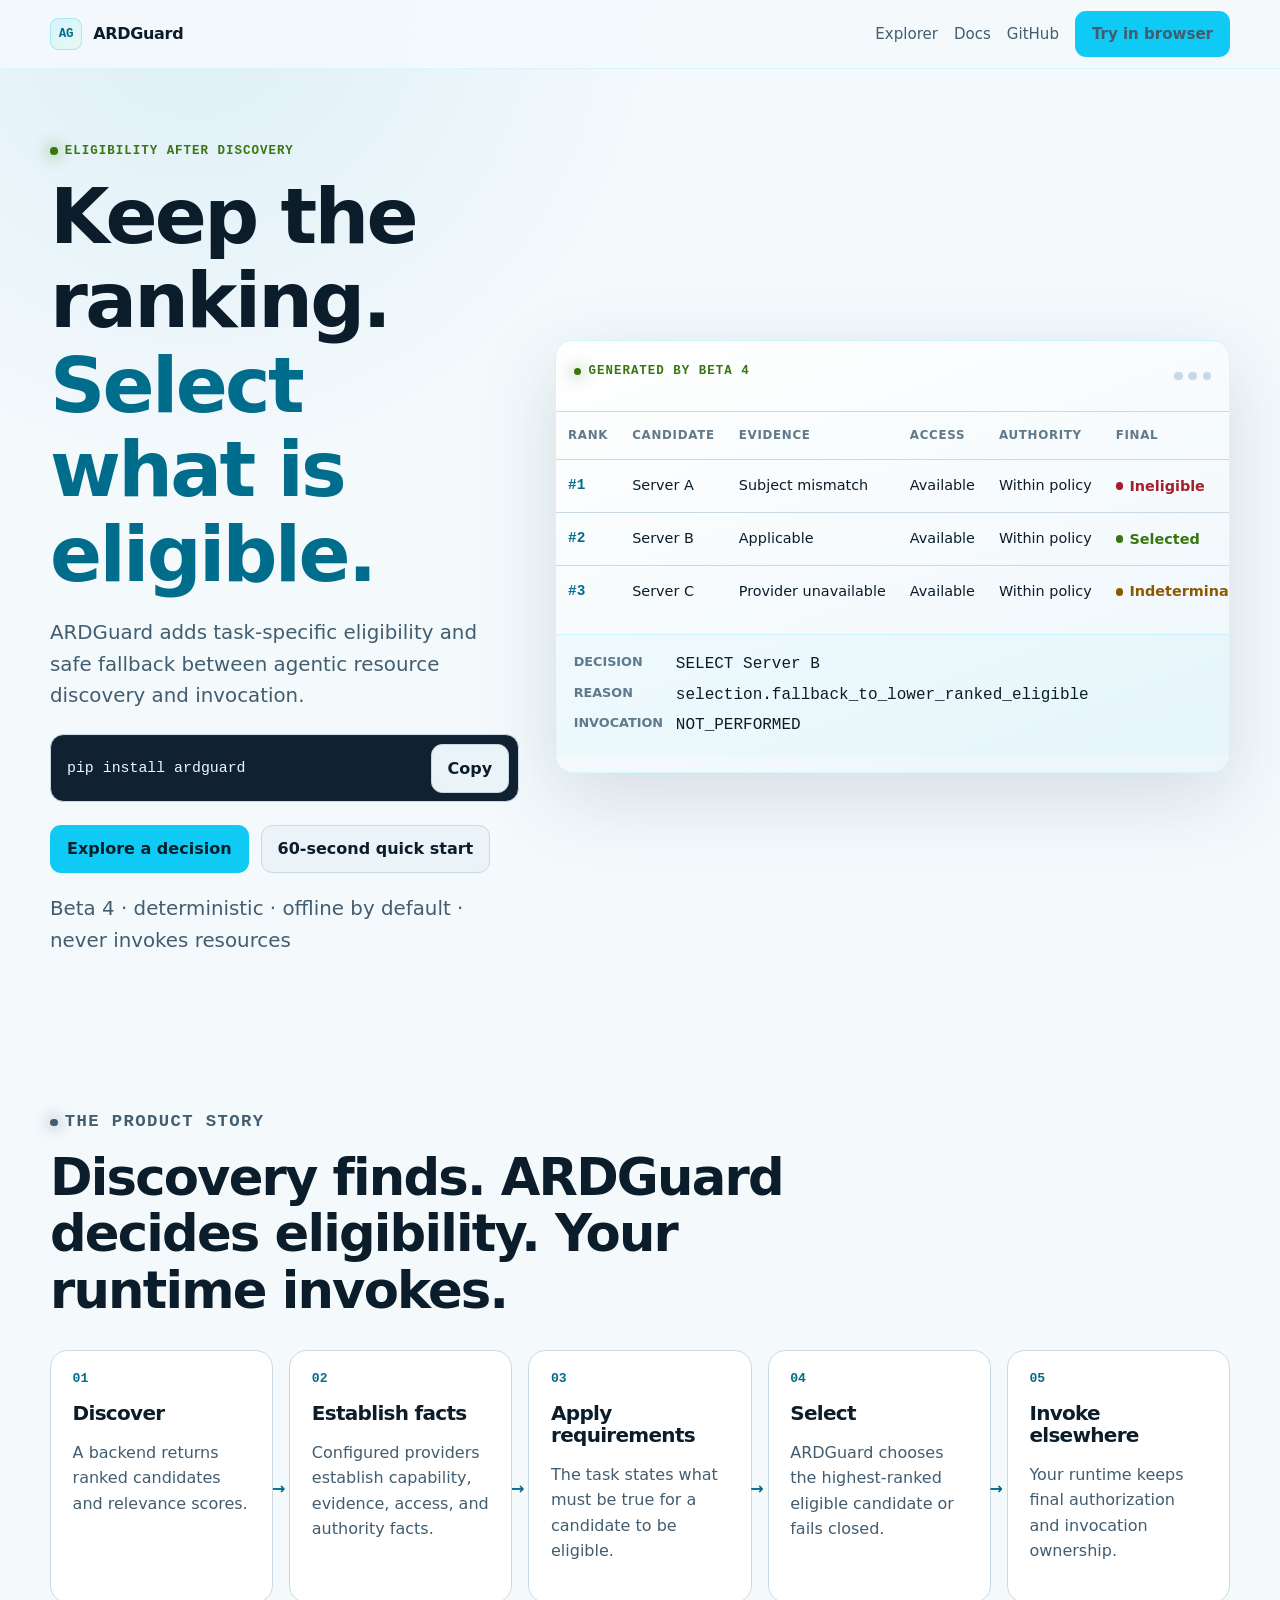
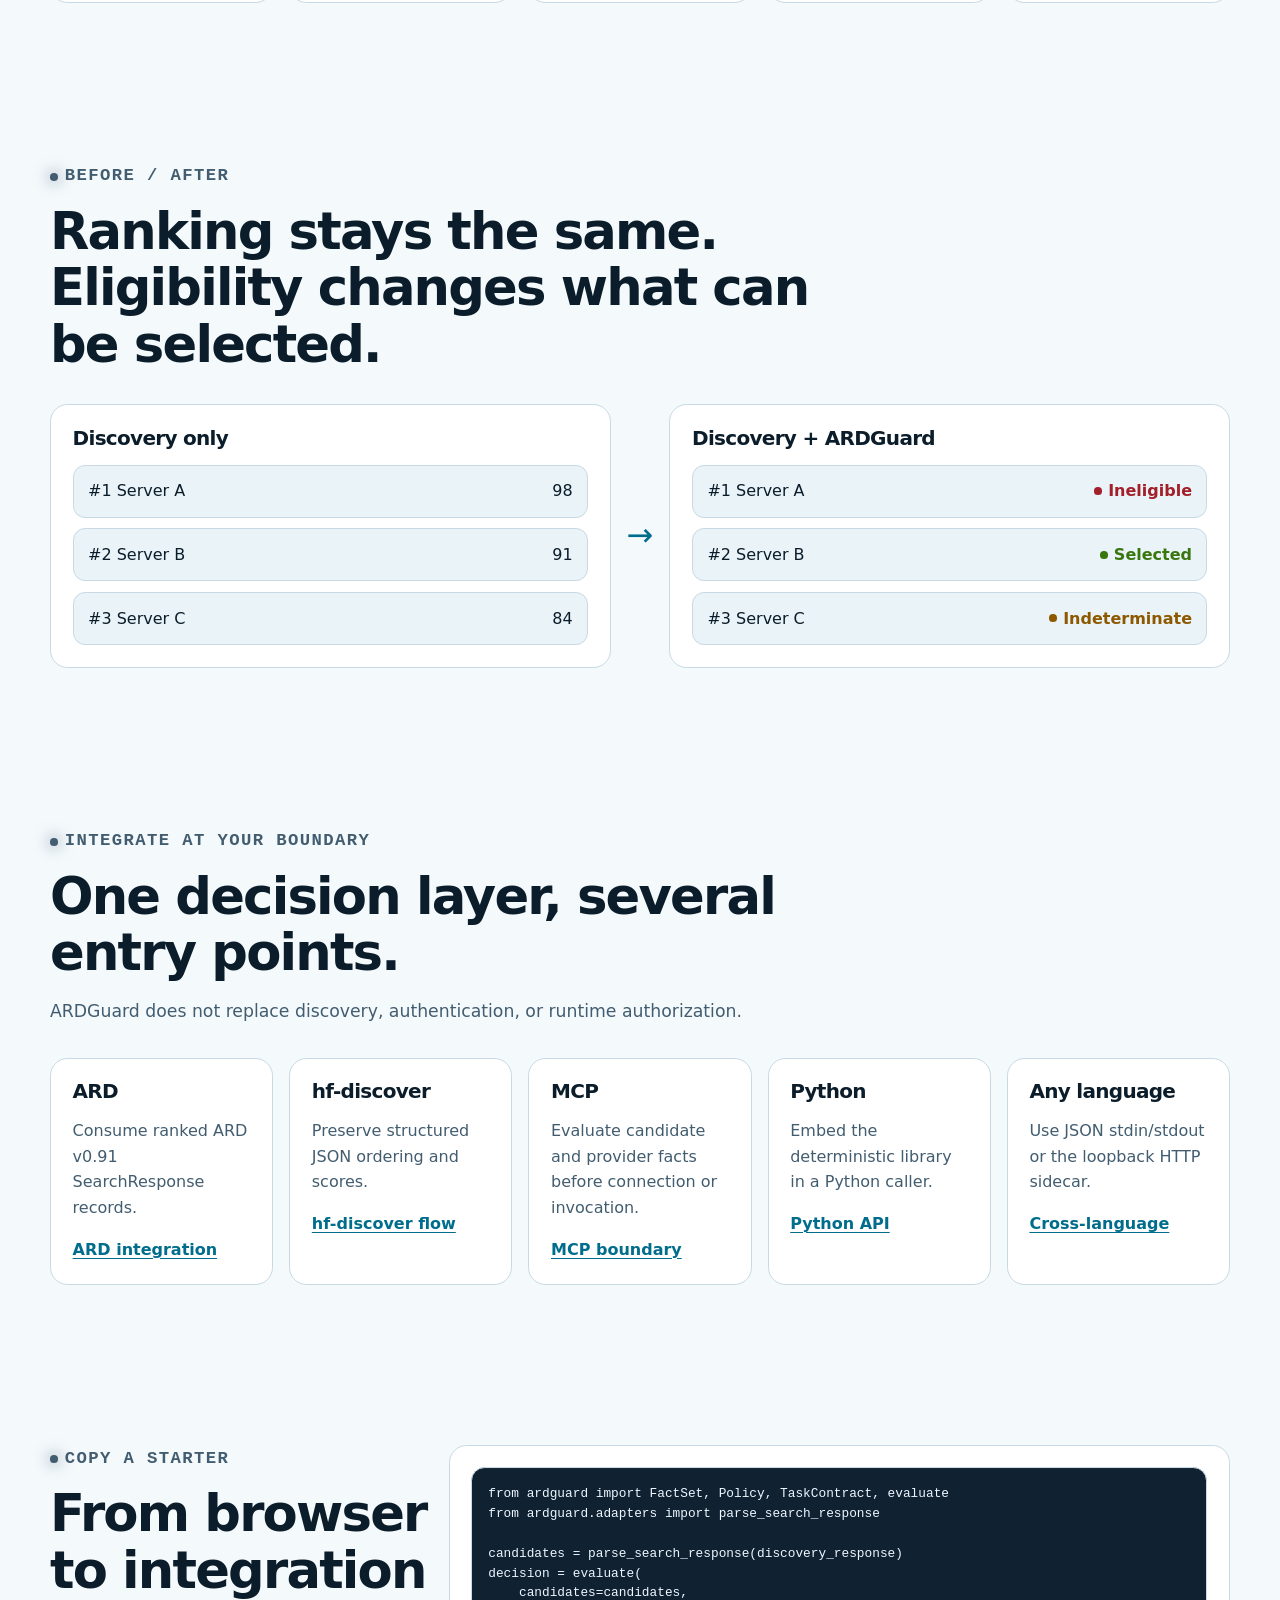
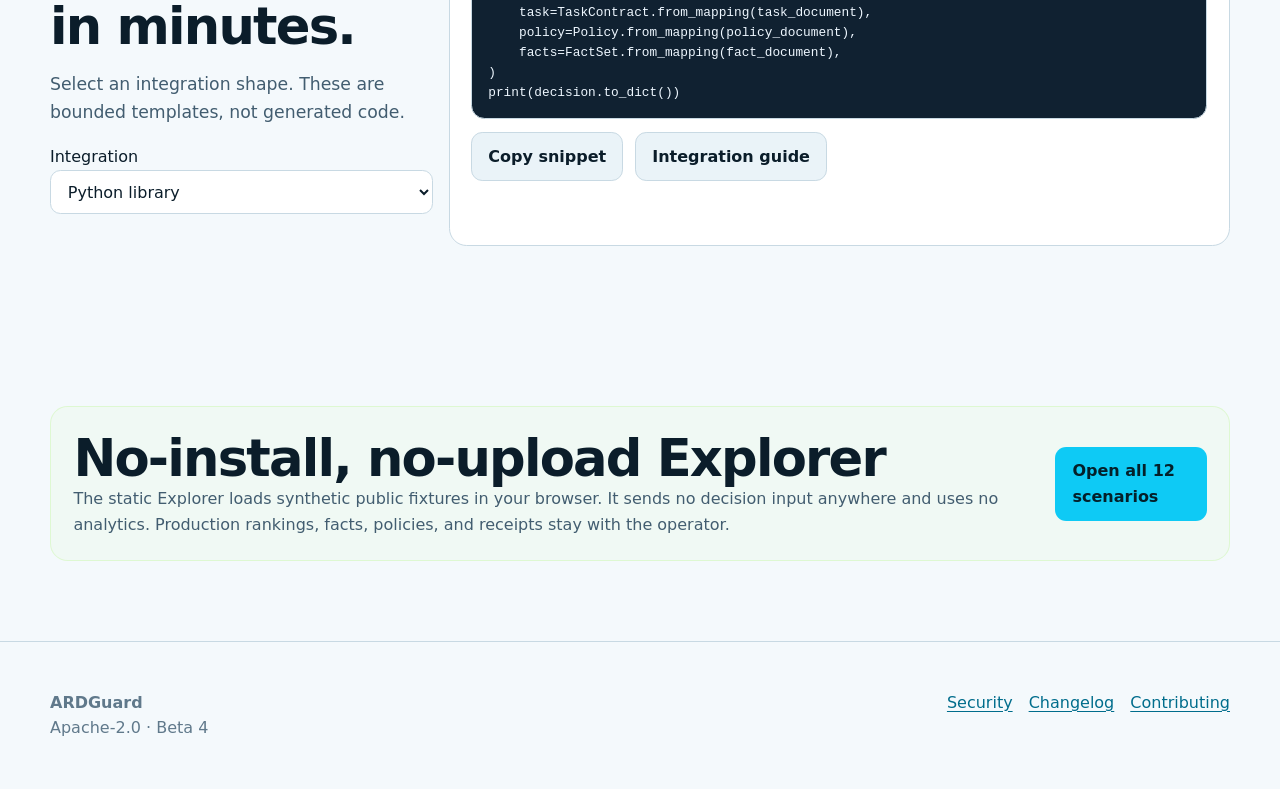
<file: site/index.html>
<!doctype html>
<html lang="en">
  <head>
    <meta charset="utf-8">
    <meta name="viewport" content="width=device-width, initial-scale=1">
    <meta name="description" content="ARDGuard adds task-specific eligibility and safe fallback between agentic resource discovery and invocation.">
    <meta name="theme-color" content="#071019">
    <meta http-equiv="Content-Security-Policy" content="default-src 'self'; script-src 'self'; style-src 'self'; img-src 'self' data:; connect-src 'self'; object-src 'none'; base-uri 'none'; form-action 'none'; upgrade-insecure-requests">
    <title>ARDGuard | Eligibility and fallback after discovery</title>
    <link rel="icon" href="./assets/favicon.svg" type="image/svg+xml">
    <link rel="stylesheet" href="./assets/styles.css">
    <script src="./assets/shared.js" defer></script>
    <script src="./assets/home.js" defer></script>
  </head>
  <body>
    <a class="skip-link" href="#main">Skip to content</a>
    <header class="site-header">
      <div class="nav-wrap">
        <a class="brand" href="./" aria-label="ARDGuard home">
          <span class="brand-mark" aria-hidden="true">AG</span>
          ARDGuard
        </a>
        <nav class="nav-links" aria-label="Main navigation">
          <a href="./explorer/">Explorer</a>
          <a href="./docs/">Docs</a>
          <a href="https://github.com/lokesh0186/ardguard">GitHub</a>
          <a class="nav-cta" href="./explorer/">Try in browser</a>
        </nav>
      </div>
    </header>

    <main id="main">
      <div class="page-wrap hero">
        <section class="hero-copy" aria-labelledby="hero-title">
          <p class="eyebrow">Eligibility after discovery</p>
          <h1 id="hero-title">Keep the ranking. <span class="highlight">Select what is eligible.</span></h1>
          <p>ARDGuard adds task-specific eligibility and safe fallback between agentic resource discovery and invocation.</p>
          <div class="install-box">
            <code id="install-command">pip install ardguard</code>
            <button class="copy-button" type="button" data-copy-target="install-command">Copy</button>
          </div>
          <div class="button-row">
            <a class="button-primary" href="./explorer/">Explore a decision</a>
            <a class="button-secondary" href="./docs/#quick-start">60-second quick start</a>
          </div>
          <p class="microcopy">Beta 4 · deterministic · offline by default · never invokes resources</p>
        </section>

        <section class="decision-panel" aria-labelledby="hero-decision-title">
          <div class="panel-header">
            <div>
              <span class="eyebrow">Generated by Beta 4</span>
              <h2 id="hero-decision-title" class="visually-hidden">Fallback decision</h2>
            </div>
            <div class="window-dots" aria-hidden="true"><span></span><span></span><span></span></div>
          </div>
          <div class="decision-table-wrap">
            <table class="decision-table">
              <caption class="visually-hidden">Three ranked candidates evaluated by ARDGuard</caption>
              <thead>
                <tr><th>Rank</th><th>Candidate</th><th>Evidence</th><th>Access</th><th>Authority</th><th>Final</th></tr>
              </thead>
              <tbody data-home-candidates>
                <tr><td colspan="6">Loading the static Beta-4 decision…</td></tr>
              </tbody>
            </table>
          </div>
          <dl class="decision-result">
            <dt>Decision</dt><dd>SELECT <span data-home-selected>Server B</span></dd>
            <dt>Reason</dt><dd data-home-reason>selection.fallback_to_lower_ranked_eligible</dd>
            <dt>Invocation</dt><dd>NOT_PERFORMED</dd>
          </dl>
        </section>
      </div>

      <section class="section" aria-labelledby="story-title">
        <div class="page-wrap">
          <div class="section-heading">
            <p class="eyebrow">The product story</p>
            <h2 id="story-title">Discovery finds. ARDGuard decides eligibility. Your runtime invokes.</h2>
          </div>
          <div class="flow-grid">
            <article class="flow-step"><span class="step-number">01</span><h3>Discover</h3><p>A backend returns ranked candidates and relevance scores.</p></article>
            <article class="flow-step"><span class="step-number">02</span><h3>Establish facts</h3><p>Configured providers establish capability, evidence, access, and authority facts.</p></article>
            <article class="flow-step"><span class="step-number">03</span><h3>Apply requirements</h3><p>The task states what must be true for a candidate to be eligible.</p></article>
            <article class="flow-step"><span class="step-number">04</span><h3>Select</h3><p>ARDGuard chooses the highest-ranked eligible candidate or fails closed.</p></article>
            <article class="flow-step"><span class="step-number">05</span><h3>Invoke elsewhere</h3><p>Your runtime keeps final authorization and invocation ownership.</p></article>
          </div>
        </div>
      </section>

      <section class="section" aria-labelledby="before-title">
        <div class="page-wrap">
          <div class="section-heading">
            <p class="eyebrow">Before / after</p>
            <h2 id="before-title">Ranking stays the same. Eligibility changes what can be selected.</h2>
          </div>
          <div class="before-after">
            <article class="info-card">
              <h3>Discovery only</h3>
              <div class="candidate-stack">
                <div class="candidate-row"><span>#1 Server A</span><span>98</span></div>
                <div class="candidate-row"><span>#2 Server B</span><span>91</span></div>
                <div class="candidate-row"><span>#3 Server C</span><span>84</span></div>
              </div>
            </article>
            <div class="arrow" aria-hidden="true">→</div>
            <article class="info-card">
              <h3>Discovery + ARDGuard</h3>
              <div class="candidate-stack">
                <div class="candidate-row"><span>#1 Server A</span><span class="status status-unsatisfied">Ineligible</span></div>
                <div class="candidate-row"><span>#2 Server B</span><span class="status status-selected">Selected</span></div>
                <div class="candidate-row"><span>#3 Server C</span><span class="status status-indeterminate">Indeterminate</span></div>
              </div>
            </article>
          </div>
        </div>
      </section>

      <section class="section" aria-labelledby="integration-title">
        <div class="page-wrap">
          <div class="section-heading">
            <p class="eyebrow">Integrate at your boundary</p>
            <h2 id="integration-title">One decision layer, several entry points.</h2>
            <p>ARDGuard does not replace discovery, authentication, or runtime authorization.</p>
          </div>
          <div class="integration-grid">
            <article class="integration-card"><h3>ARD</h3><p>Consume ranked ARD v0.91 SearchResponse records.</p><a href="./docs/#ard">ARD integration</a></article>
            <article class="integration-card"><h3>hf-discover</h3><p>Preserve structured JSON ordering and scores.</p><a href="./docs/#hf-discover">hf-discover flow</a></article>
            <article class="integration-card"><h3>MCP</h3><p>Evaluate candidate and provider facts before connection or invocation.</p><a href="./docs/#mcp">MCP boundary</a></article>
            <article class="integration-card"><h3>Python</h3><p>Embed the deterministic library in a Python caller.</p><a href="./docs/#python-api">Python API</a></article>
            <article class="integration-card"><h3>Any language</h3><p>Use JSON stdin/stdout or the loopback HTTP sidecar.</p><a href="./docs/#cross-language">Cross-language</a></article>
          </div>
        </div>
      </section>

      <section class="section" aria-labelledby="starter-title">
        <div class="page-wrap card-grid">
          <div class="section-heading">
            <p class="eyebrow">Copy a starter</p>
            <h2 id="starter-title">From browser to integration in minutes.</h2>
            <p>Select an integration shape. These are bounded templates, not generated code.</p>
            <label for="snippet-kind">Integration</label>
            <select id="snippet-kind" class="snippet-select" data-snippet-select data-output="starter-code">
              <option value="python">Python library</option>
              <option value="stdin">JSON stdin/stdout</option>
              <option value="http">Loopback HTTP</option>
              <option value="hf">hf-discover</option>
            </select>
          </div>
          <div class="info-card starter-code-card">
            <pre class="code-block"><code id="starter-code"></code></pre>
            <div class="button-row button-row-spaced">
              <button class="copy-button" type="button" data-copy-snippet="starter-code">Copy snippet</button>
              <a class="button-secondary" href="./docs/#integrations">Integration guide</a>
            </div>
          </div>
        </div>
      </section>

      <section class="section">
        <div class="page-wrap privacy-strip">
          <div>
            <h2>No-install, no-upload Explorer</h2>
            <p>The static Explorer loads synthetic public fixtures in your browser. It sends no decision input anywhere and uses no analytics. Production rankings, facts, policies, and receipts stay with the operator.</p>
          </div>
          <a class="button-primary" href="./explorer/">Open all 12 scenarios</a>
        </div>
      </section>
    </main>

    <footer class="site-footer">
      <div class="page-wrap footer-grid">
        <div><strong>ARDGuard</strong><br>Apache-2.0 · Beta 4</div>
        <div class="footer-links"><a href="./docs/#security">Security</a><a href="https://github.com/lokesh0186/ardguard/blob/main/CHANGELOG.md">Changelog</a><a href="https://github.com/lokesh0186/ardguard/blob/main/CONTRIBUTING.md">Contributing</a></div>
      </div>
    </footer>
  </body>
</html>
</file>
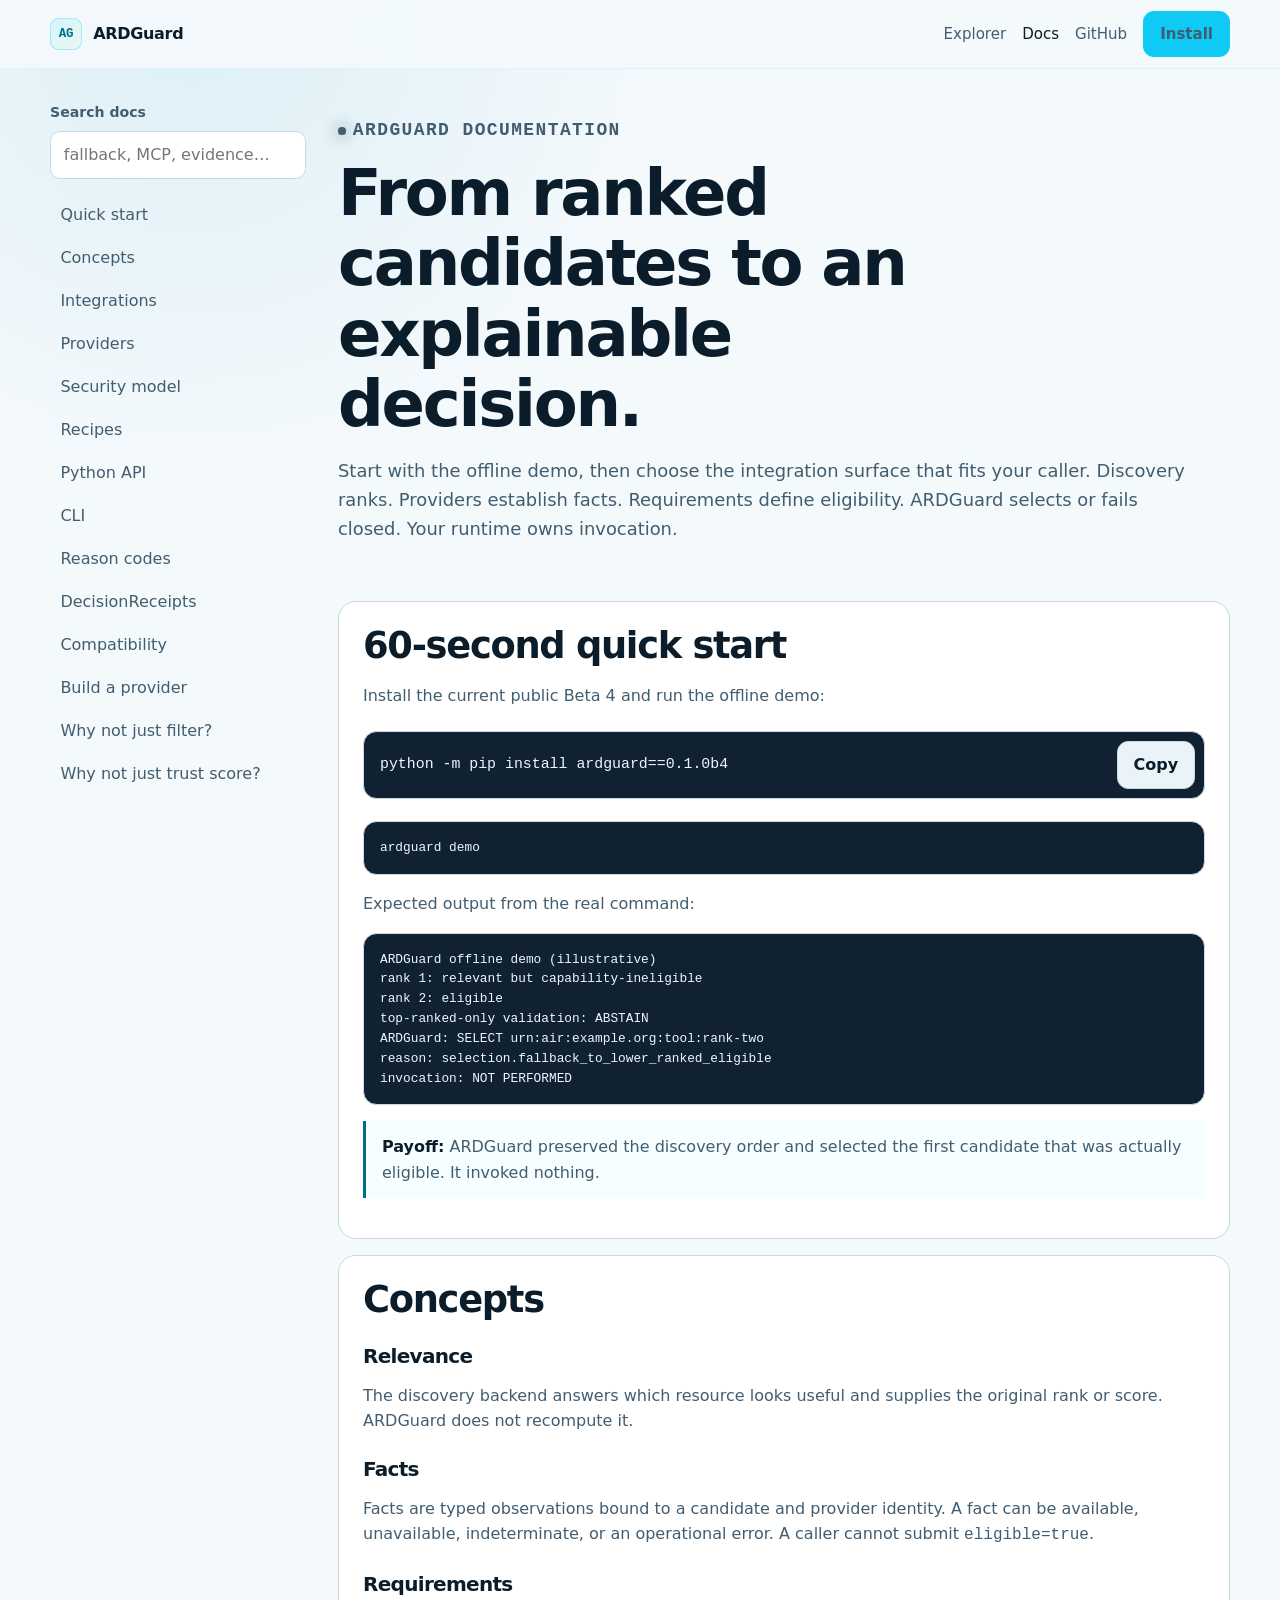
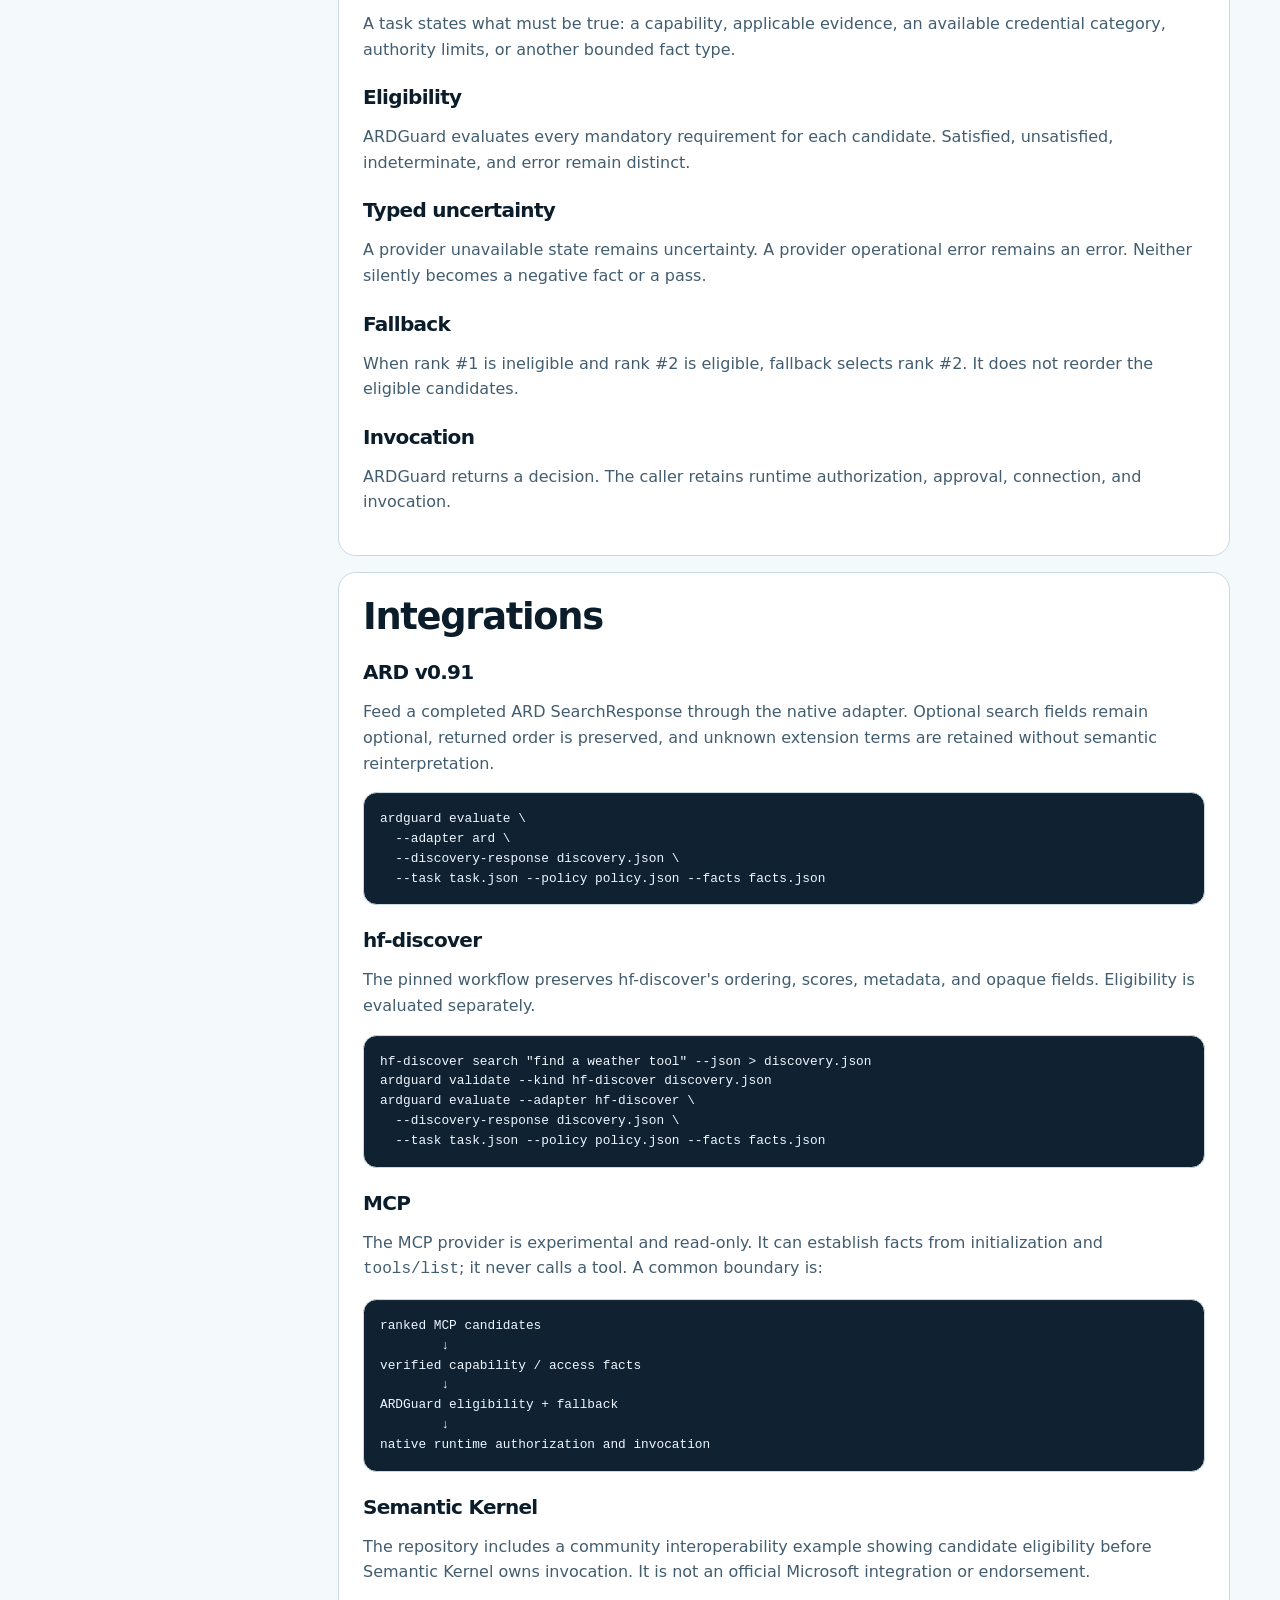
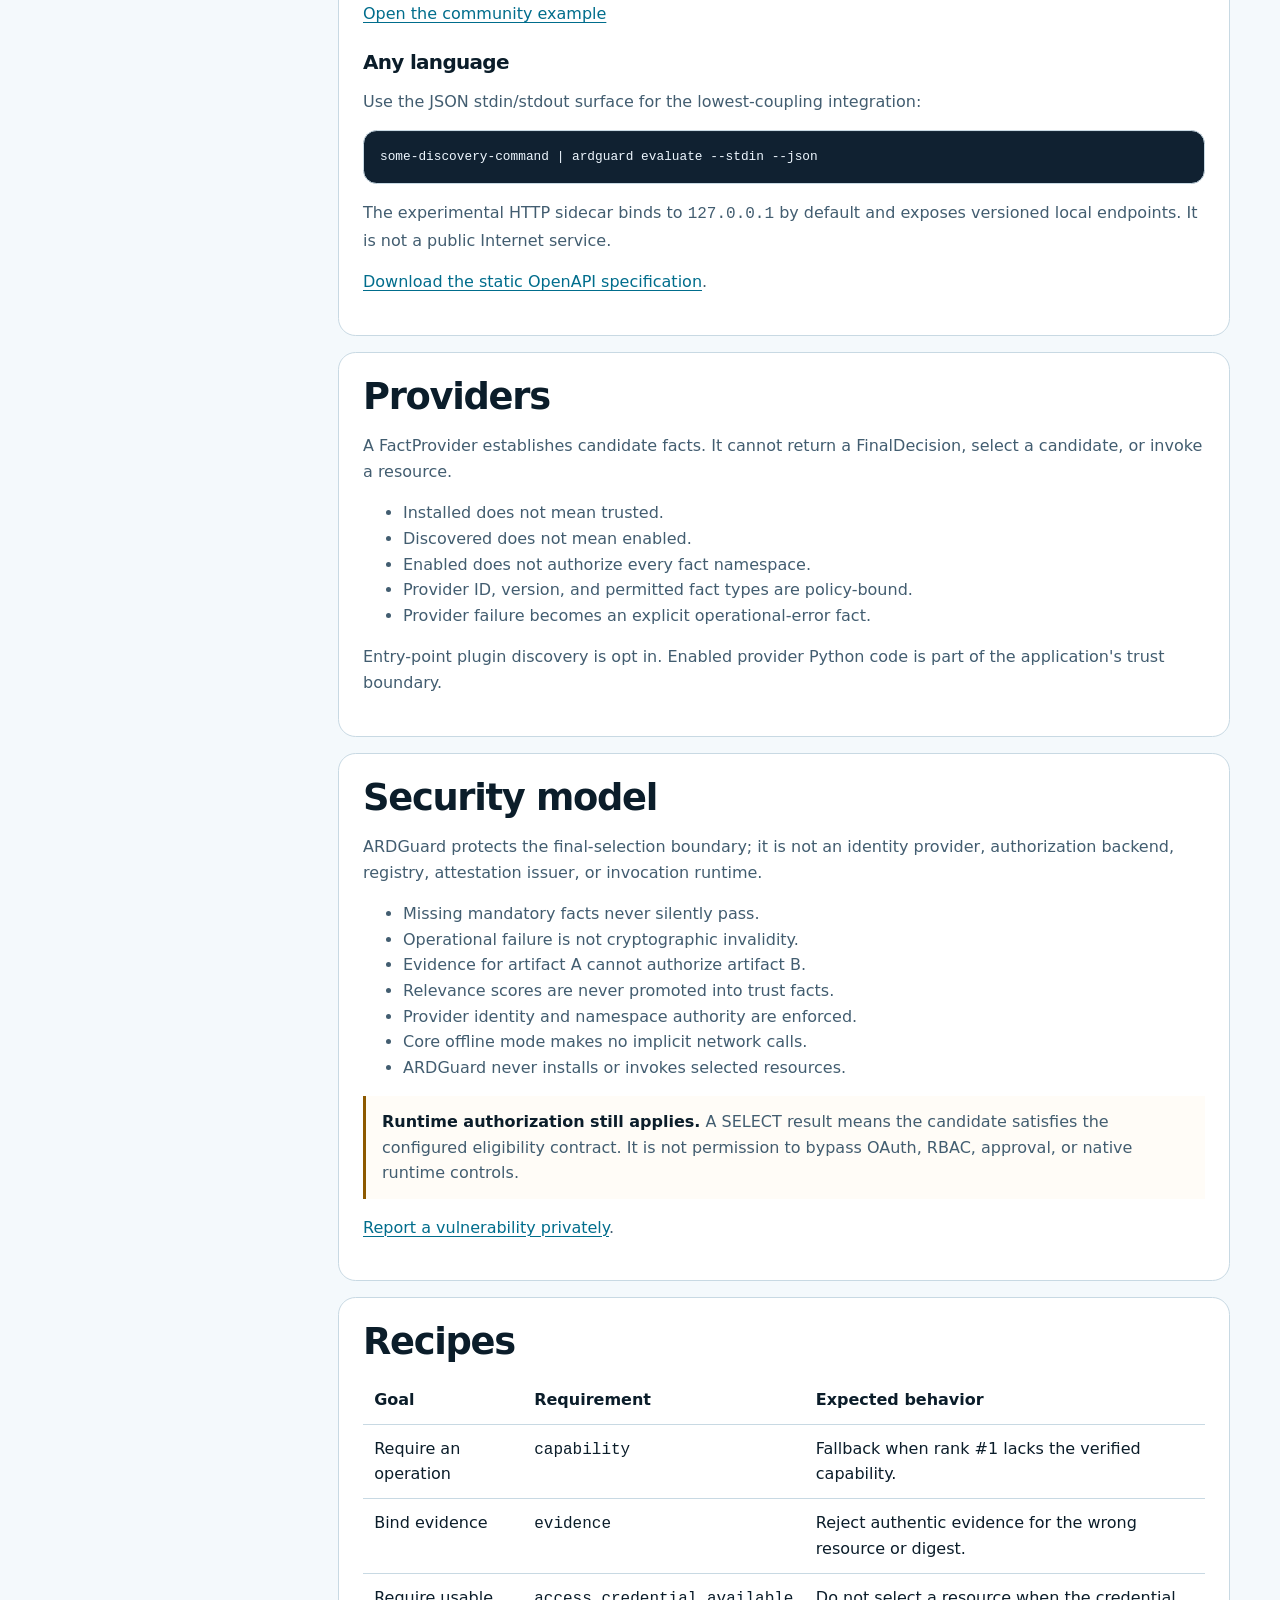
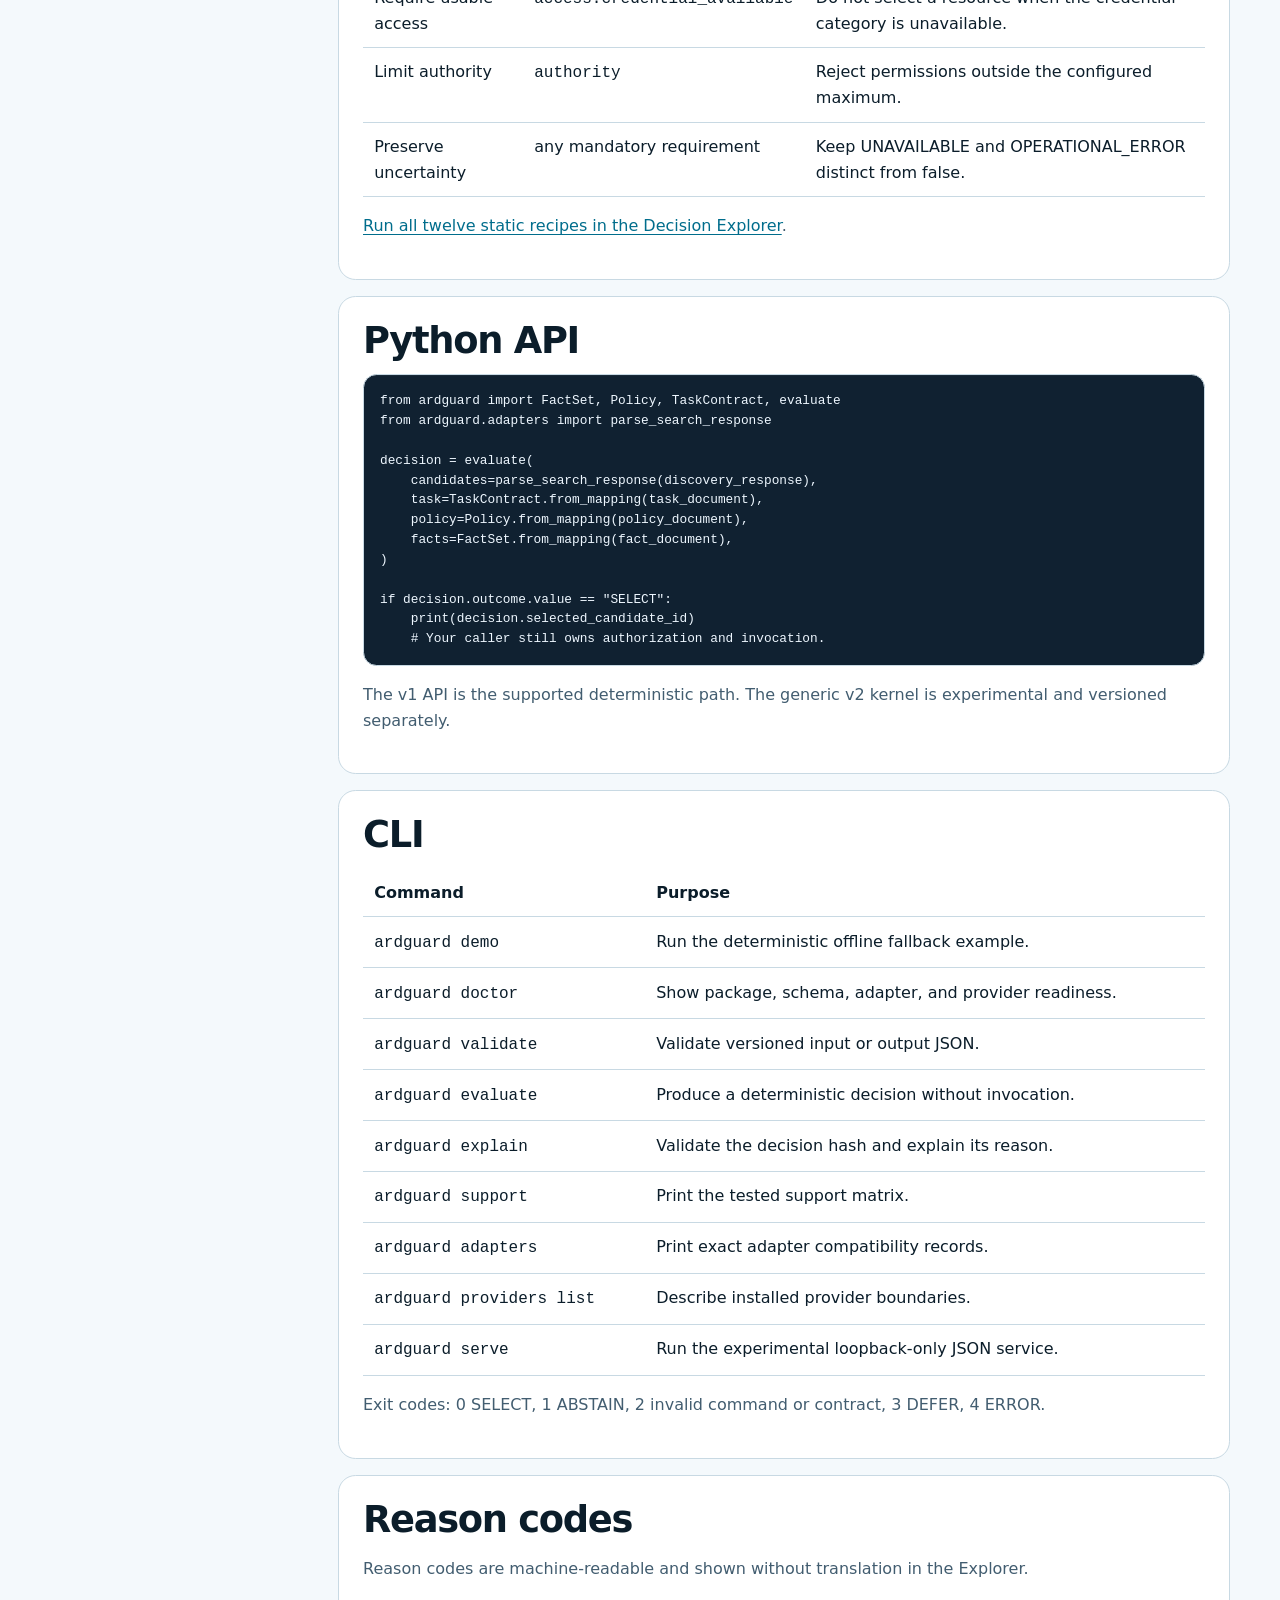
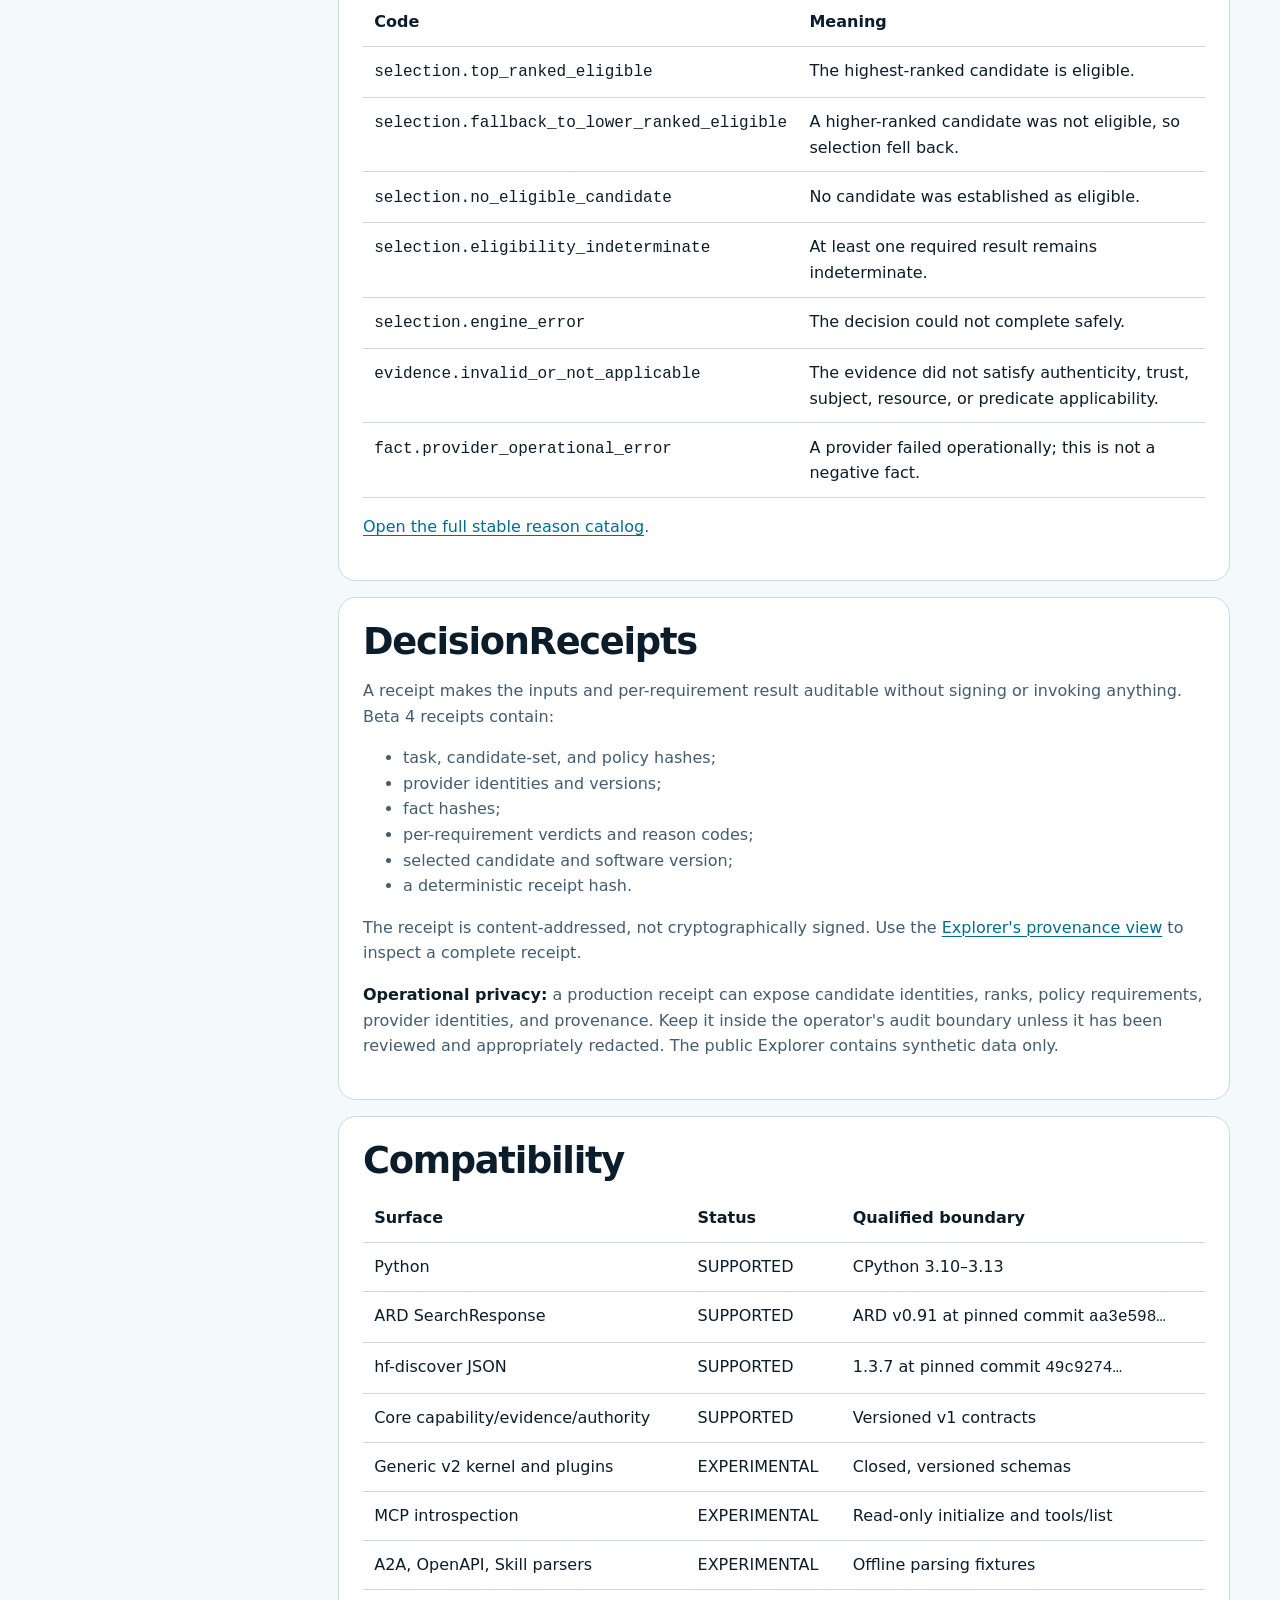
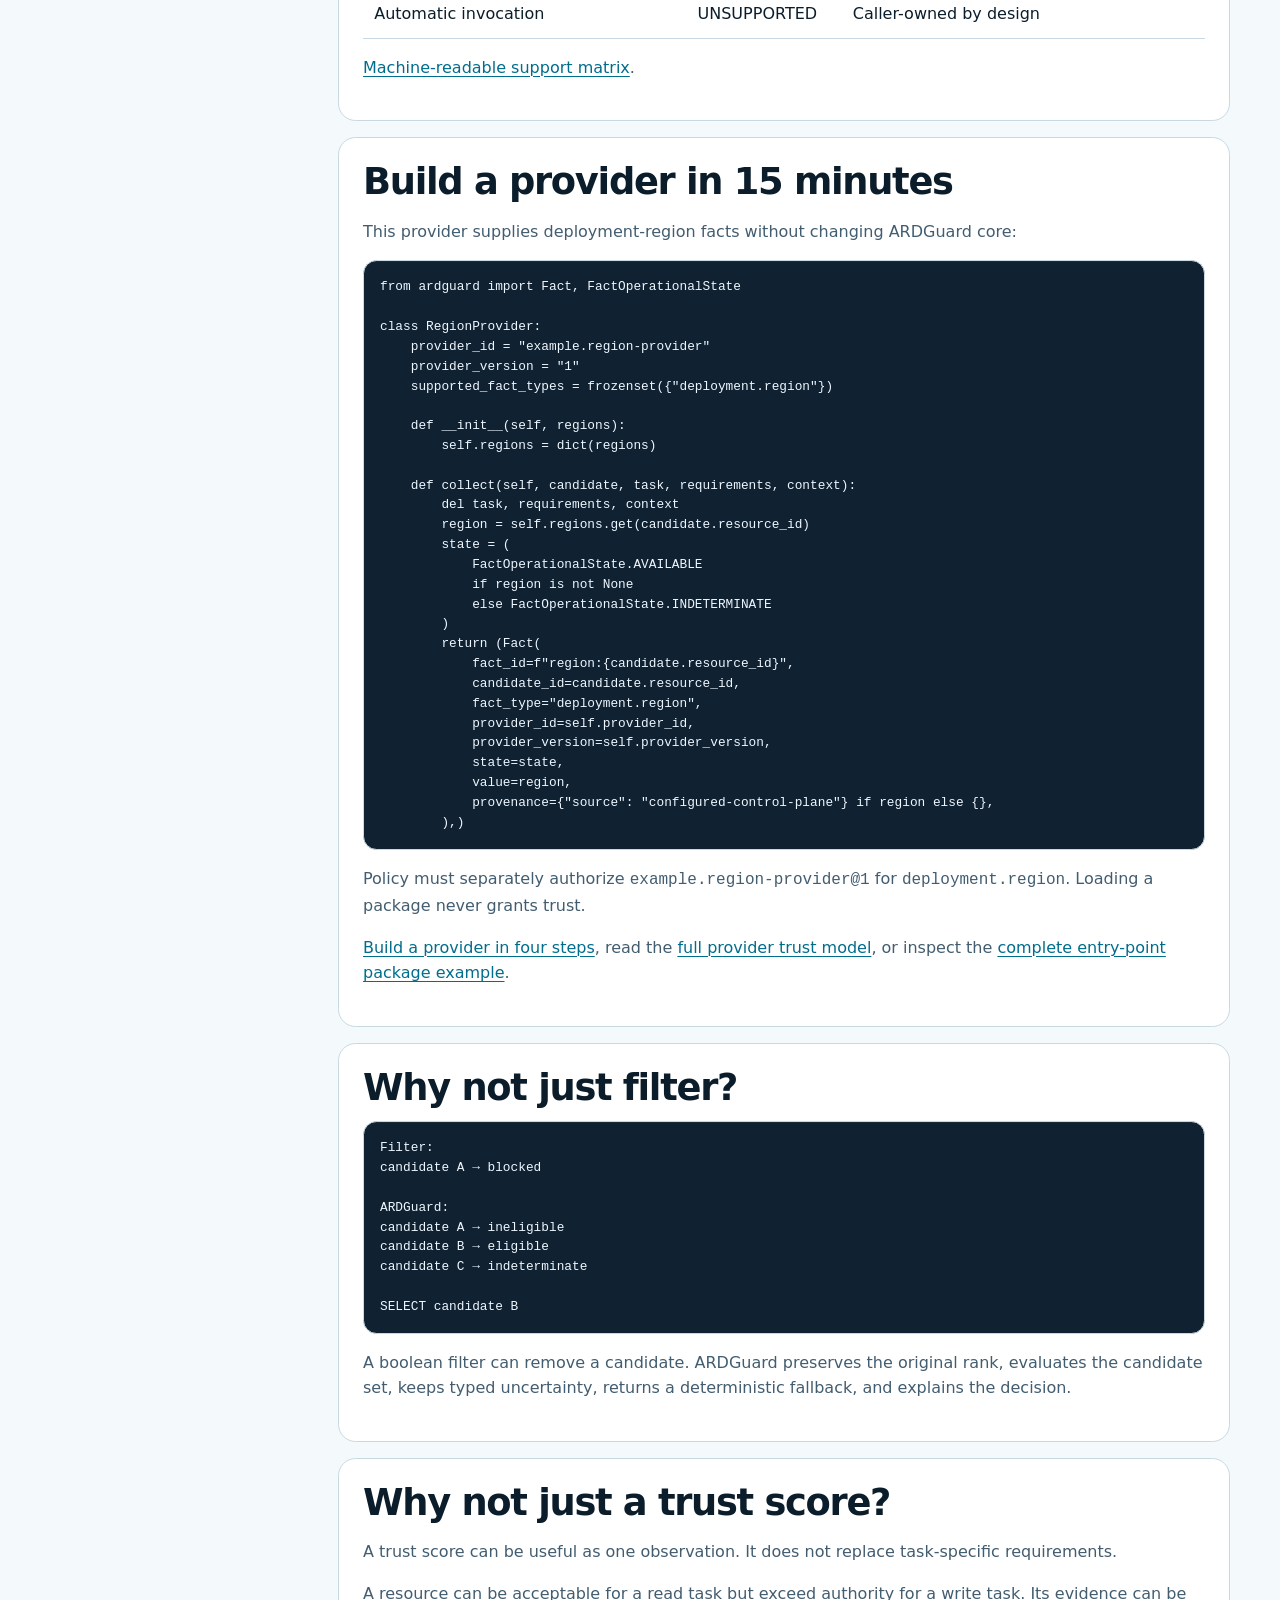
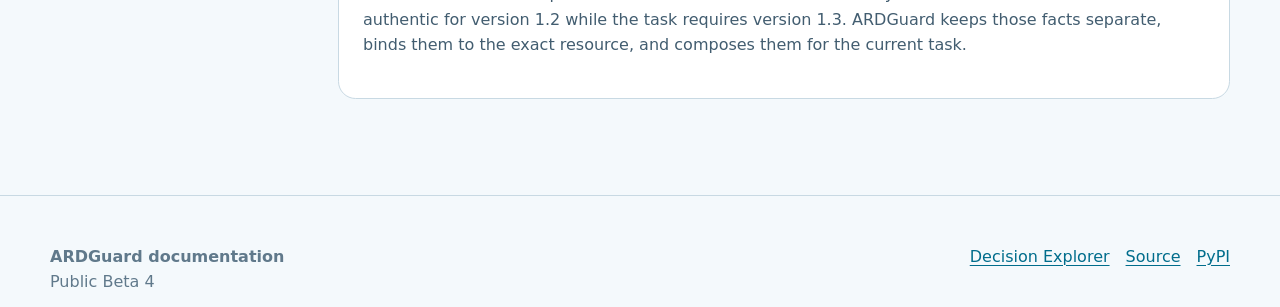
<file: site/docs/index.html>
<!doctype html>
<html lang="en">
  <head>
    <meta charset="utf-8">
    <meta name="viewport" content="width=device-width, initial-scale=1">
    <meta name="description" content="ARDGuard quick start, concepts, integrations, security boundaries, API, CLI, reason codes, receipts, and provider guide.">
    <meta name="theme-color" content="#071019">
    <meta http-equiv="Content-Security-Policy" content="default-src 'self'; script-src 'self'; style-src 'self'; img-src 'self' data:; connect-src 'self'; object-src 'none'; base-uri 'none'; form-action 'none'; upgrade-insecure-requests">
    <title>Documentation | ARDGuard</title>
    <link rel="icon" href="../assets/favicon.svg" type="image/svg+xml">
    <link rel="stylesheet" href="../assets/styles.css">
    <script src="../assets/shared.js" defer></script>
    <script src="../assets/docs.js" defer></script>
  </head>
  <body>
    <a class="skip-link" href="#main">Skip to documentation</a>
    <header class="site-header">
      <div class="nav-wrap">
        <a class="brand" href="../" aria-label="ARDGuard home"><span class="brand-mark" aria-hidden="true">AG</span>ARDGuard</a>
        <nav class="nav-links" aria-label="Main navigation">
          <a href="../explorer/">Explorer</a>
          <a href="./" aria-current="page">Docs</a>
          <a href="https://github.com/lokesh0186/ardguard">GitHub</a>
          <a class="nav-cta" href="#quick-start">Install</a>
        </nav>
      </div>
    </header>

    <main id="main" class="page-wrap docs-layout">
      <aside class="docs-sidebar" aria-label="Documentation navigation">
        <div class="search-box">
          <label for="docs-search">Search docs</label>
          <input id="docs-search" type="search" placeholder="fallback, MCP, evidence…" autocomplete="off" data-doc-search>
        </div>
        <nav>
          <a href="#quick-start">Quick start</a>
          <a href="#concepts">Concepts</a>
          <a href="#integrations">Integrations</a>
          <a href="#providers">Providers</a>
          <a href="#security">Security model</a>
          <a href="#recipes">Recipes</a>
          <a href="#python-api">Python API</a>
          <a href="#cli">CLI</a>
          <a href="#reason-codes">Reason codes</a>
          <a href="#decision-receipts">DecisionReceipts</a>
          <a href="#compatibility">Compatibility</a>
          <a href="#build-provider">Build a provider</a>
          <a href="#why-filter">Why not just filter?</a>
          <a href="#why-trust-score">Why not just trust score?</a>
        </nav>
      </aside>

      <div class="docs-main">
        <header class="docs-hero">
          <p class="eyebrow">ARDGuard documentation</p>
          <h1>From ranked candidates to an explainable decision.</h1>
          <p>Start with the offline demo, then choose the integration surface that fits your caller. Discovery ranks. Providers establish facts. Requirements define eligibility. ARDGuard selects or fails closed. Your runtime owns invocation.</p>
        </header>
        <div class="search-results" data-search-results hidden aria-live="polite"></div>

        <section id="quick-start" class="doc-section" data-search-entry data-search-summary="Install Beta 4 and run the deterministic offline fallback demo.">
          <h2>60-second quick start</h2>
          <p>Install the current public Beta 4 and run the offline demo:</p>
          <div class="install-box"><code id="docs-install">python -m pip install ardguard==0.1.0b4</code><button class="copy-button" type="button" data-copy-target="docs-install">Copy</button></div>
          <pre class="code-block"><code>ardguard demo</code></pre>
          <p>Expected output from the real command:</p>
          <pre class="code-block"><code>ARDGuard offline demo (illustrative)
rank 1: relevant but capability-ineligible
rank 2: eligible
top-ranked-only validation: ABSTAIN
ARDGuard: SELECT urn:air:example.org:tool:rank-two
reason: selection.fallback_to_lower_ranked_eligible
invocation: NOT PERFORMED</code></pre>
          <p class="callout"><strong>Payoff:</strong> ARDGuard preserved the discovery order and selected the first candidate that was actually eligible. It invoked nothing.</p>
        </section>

        <section id="concepts" class="doc-section" data-search-entry data-search-summary="Relevance, eligibility, facts, requirements, fallback, and typed uncertainty.">
          <h2>Concepts</h2>
          <h3>Relevance</h3><p>The discovery backend answers which resource looks useful and supplies the original rank or score. ARDGuard does not recompute it.</p>
          <h3>Facts</h3><p>Facts are typed observations bound to a candidate and provider identity. A fact can be available, unavailable, indeterminate, or an operational error. A caller cannot submit <code>eligible=true</code>.</p>
          <h3>Requirements</h3><p>A task states what must be true: a capability, applicable evidence, an available credential category, authority limits, or another bounded fact type.</p>
          <h3>Eligibility</h3><p>ARDGuard evaluates every mandatory requirement for each candidate. Satisfied, unsatisfied, indeterminate, and error remain distinct.</p>
          <h3>Typed uncertainty</h3><p>A provider unavailable state remains uncertainty. A provider operational error remains an error. Neither silently becomes a negative fact or a pass.</p>
          <h3>Fallback</h3><p>When rank #1 is ineligible and rank #2 is eligible, fallback selects rank #2. It does not reorder the eligible candidates.</p>
          <h3>Invocation</h3><p>ARDGuard returns a decision. The caller retains runtime authorization, approval, connection, and invocation.</p>
        </section>

        <section id="integrations" class="doc-section" data-search-entry data-search-summary="ARD, hf-discover, MCP, Semantic Kernel, stdin/stdout, and loopback HTTP paths.">
          <h2>Integrations</h2>
          <h3 id="ard">ARD v0.91</h3>
          <p>Feed a completed ARD SearchResponse through the native adapter. Optional search fields remain optional, returned order is preserved, and unknown extension terms are retained without semantic reinterpretation.</p>
          <pre class="code-block"><code>ardguard evaluate \
  --adapter ard \
  --discovery-response discovery.json \
  --task task.json --policy policy.json --facts facts.json</code></pre>

          <h3 id="hf-discover">hf-discover</h3>
          <p>The pinned workflow preserves hf-discover's ordering, scores, metadata, and opaque fields. Eligibility is evaluated separately.</p>
          <pre class="code-block"><code>hf-discover search "find a weather tool" --json &gt; discovery.json
ardguard validate --kind hf-discover discovery.json
ardguard evaluate --adapter hf-discover \
  --discovery-response discovery.json \
  --task task.json --policy policy.json --facts facts.json</code></pre>

          <h3 id="mcp">MCP</h3>
          <p>The MCP provider is experimental and read-only. It can establish facts from initialization and <code>tools/list</code>; it never calls a tool. A common boundary is:</p>
          <pre class="code-block"><code>ranked MCP candidates
        ↓
verified capability / access facts
        ↓
ARDGuard eligibility + fallback
        ↓
native runtime authorization and invocation</code></pre>

          <h3>Semantic Kernel</h3>
          <p>The repository includes a community interoperability example showing candidate eligibility before Semantic Kernel owns invocation. It is not an official Microsoft integration or endorsement.</p>
          <p><a href="https://github.com/lokesh0186/ardguard/tree/main/examples/integrations/semantic-kernel">Open the community example</a></p>

          <h3 id="cross-language">Any language</h3>
          <p>Use the JSON stdin/stdout surface for the lowest-coupling integration:</p>
          <pre class="code-block"><code>some-discovery-command | ardguard evaluate --stdin --json</code></pre>
          <p>The experimental HTTP sidecar binds to <code>127.0.0.1</code> by default and exposes versioned local endpoints. It is not a public Internet service.</p>
          <p><a href="../openapi-v1.yaml">Download the static OpenAPI specification</a>.</p>
        </section>

        <section id="providers" class="doc-section" data-search-entry data-search-summary="Provider SPI, exact provider trust, plugin loading, and operational failure.">
          <h2>Providers</h2>
          <p>A FactProvider establishes candidate facts. It cannot return a FinalDecision, select a candidate, or invoke a resource.</p>
          <ul>
            <li>Installed does not mean trusted.</li>
            <li>Discovered does not mean enabled.</li>
            <li>Enabled does not authorize every fact namespace.</li>
            <li>Provider ID, version, and permitted fact types are policy-bound.</li>
            <li>Provider failure becomes an explicit operational-error fact.</li>
          </ul>
          <p>Entry-point plugin discovery is opt in. Enabled provider Python code is part of the application's trust boundary.</p>
        </section>

        <section id="security" class="doc-section" data-search-entry data-search-summary="Fail-closed trust boundaries, no invocation, no implicit network, and plugin security.">
          <h2>Security model</h2>
          <p>ARDGuard protects the final-selection boundary; it is not an identity provider, authorization backend, registry, attestation issuer, or invocation runtime.</p>
          <ul>
            <li>Missing mandatory facts never silently pass.</li>
            <li>Operational failure is not cryptographic invalidity.</li>
            <li>Evidence for artifact A cannot authorize artifact B.</li>
            <li>Relevance scores are never promoted into trust facts.</li>
            <li>Provider identity and namespace authority are enforced.</li>
            <li>Core offline mode makes no implicit network calls.</li>
            <li>ARDGuard never installs or invokes selected resources.</li>
          </ul>
          <p class="callout callout-warning"><strong>Runtime authorization still applies.</strong> A SELECT result means the candidate satisfies the configured eligibility contract. It is not permission to bypass OAuth, RBAC, approval, or native runtime controls.</p>
          <p><a href="https://github.com/lokesh0186/ardguard/security/policy">Report a vulnerability privately</a>.</p>
        </section>

        <section id="recipes" class="doc-section" data-search-entry data-search-summary="Copyable fallback, evidence applicability, access, authority, and operational-error recipes.">
          <h2>Recipes</h2>
          <table>
            <thead><tr><th>Goal</th><th>Requirement</th><th>Expected behavior</th></tr></thead>
            <tbody>
              <tr><td>Require an operation</td><td><code>capability</code></td><td>Fallback when rank #1 lacks the verified capability.</td></tr>
              <tr><td>Bind evidence</td><td><code>evidence</code></td><td>Reject authentic evidence for the wrong resource or digest.</td></tr>
              <tr><td>Require usable access</td><td><code>access.credential_available</code></td><td>Do not select a resource when the credential category is unavailable.</td></tr>
              <tr><td>Limit authority</td><td><code>authority</code></td><td>Reject permissions outside the configured maximum.</td></tr>
              <tr><td>Preserve uncertainty</td><td>any mandatory requirement</td><td>Keep UNAVAILABLE and OPERATIONAL_ERROR distinct from false.</td></tr>
            </tbody>
          </table>
          <p><a href="../explorer/">Run all twelve static recipes in the Decision Explorer</a>.</p>
        </section>

        <section id="python-api" class="doc-section" data-search-entry data-search-summary="Minimal Python evaluate integration and caller-owned invocation.">
          <h2>Python API</h2>
          <pre class="code-block"><code>from ardguard import FactSet, Policy, TaskContract, evaluate
from ardguard.adapters import parse_search_response

decision = evaluate(
    candidates=parse_search_response(discovery_response),
    task=TaskContract.from_mapping(task_document),
    policy=Policy.from_mapping(policy_document),
    facts=FactSet.from_mapping(fact_document),
)

if decision.outcome.value == "SELECT":
    print(decision.selected_candidate_id)
    # Your caller still owns authorization and invocation.</code></pre>
          <p>The v1 API is the supported deterministic path. The generic v2 kernel is experimental and versioned separately.</p>
        </section>

        <section id="cli" class="doc-section" data-search-entry data-search-summary="Demo, validate, evaluate, explain, support, adapters, providers, and serve commands.">
          <h2>CLI</h2>
          <table>
            <thead><tr><th>Command</th><th>Purpose</th></tr></thead>
            <tbody>
              <tr><td><code>ardguard demo</code></td><td>Run the deterministic offline fallback example.</td></tr>
              <tr><td><code>ardguard doctor</code></td><td>Show package, schema, adapter, and provider readiness.</td></tr>
              <tr><td><code>ardguard validate</code></td><td>Validate versioned input or output JSON.</td></tr>
              <tr><td><code>ardguard evaluate</code></td><td>Produce a deterministic decision without invocation.</td></tr>
              <tr><td><code>ardguard explain</code></td><td>Validate the decision hash and explain its reason.</td></tr>
              <tr><td><code>ardguard support</code></td><td>Print the tested support matrix.</td></tr>
              <tr><td><code>ardguard adapters</code></td><td>Print exact adapter compatibility records.</td></tr>
              <tr><td><code>ardguard providers list</code></td><td>Describe installed provider boundaries.</td></tr>
              <tr><td><code>ardguard serve</code></td><td>Run the experimental loopback-only JSON service.</td></tr>
            </tbody>
          </table>
          <p>Exit codes: 0 SELECT, 1 ABSTAIN, 2 invalid command or contract, 3 DEFER, 4 ERROR.</p>
        </section>

        <section id="reason-codes" class="doc-section" data-search-entry data-search-summary="Stable capability, evidence, authority, and selection reason codes.">
          <h2>Reason codes</h2>
          <p>Reason codes are machine-readable and shown without translation in the Explorer.</p>
          <table>
            <thead><tr><th>Code</th><th>Meaning</th></tr></thead>
            <tbody>
              <tr><td><code>selection.top_ranked_eligible</code></td><td>The highest-ranked candidate is eligible.</td></tr>
              <tr><td><code>selection.fallback_to_lower_ranked_eligible</code></td><td>A higher-ranked candidate was not eligible, so selection fell back.</td></tr>
              <tr><td><code>selection.no_eligible_candidate</code></td><td>No candidate was established as eligible.</td></tr>
              <tr><td><code>selection.eligibility_indeterminate</code></td><td>At least one required result remains indeterminate.</td></tr>
              <tr><td><code>selection.engine_error</code></td><td>The decision could not complete safely.</td></tr>
              <tr><td><code>evidence.invalid_or_not_applicable</code></td><td>The evidence did not satisfy authenticity, trust, subject, resource, or predicate applicability.</td></tr>
              <tr><td><code>fact.provider_operational_error</code></td><td>A provider failed operationally; this is not a negative fact.</td></tr>
            </tbody>
          </table>
          <p><a href="https://github.com/lokesh0186/ardguard/blob/main/docs/DECISIONS.md">Open the full stable reason catalog</a>.</p>
        </section>

        <section id="decision-receipts" class="doc-section" data-search-entry data-search-summary="Task, candidate, policy, provider, fact, verdict, and software hashes.">
          <h2>DecisionReceipts</h2>
          <p>A receipt makes the inputs and per-requirement result auditable without signing or invoking anything. Beta 4 receipts contain:</p>
          <ul>
            <li>task, candidate-set, and policy hashes;</li>
            <li>provider identities and versions;</li>
            <li>fact hashes;</li>
            <li>per-requirement verdicts and reason codes;</li>
            <li>selected candidate and software version;</li>
            <li>a deterministic receipt hash.</li>
          </ul>
          <p>The receipt is content-addressed, not cryptographically signed. Use the <a href="../explorer/#evidence-wrong-resource">Explorer's provenance view</a> to inspect a complete receipt.</p>
          <p><strong>Operational privacy:</strong> a production receipt can expose candidate identities, ranks, policy requirements, provider identities, and provenance. Keep it inside the operator's audit boundary unless it has been reviewed and appropriately redacted. The public Explorer contains synthetic data only.</p>
        </section>

        <section id="compatibility" class="doc-section" data-search-entry data-search-summary="Supported Python, ARD v0.91, hf-discover, and experimental protocol boundaries.">
          <h2>Compatibility</h2>
          <table>
            <thead><tr><th>Surface</th><th>Status</th><th>Qualified boundary</th></tr></thead>
            <tbody>
              <tr><td>Python</td><td>SUPPORTED</td><td>CPython 3.10–3.13</td></tr>
              <tr><td>ARD SearchResponse</td><td>SUPPORTED</td><td>ARD v0.91 at pinned commit <code>aa3e598…</code></td></tr>
              <tr><td>hf-discover JSON</td><td>SUPPORTED</td><td>1.3.7 at pinned commit <code>49c9274…</code></td></tr>
              <tr><td>Core capability/evidence/authority</td><td>SUPPORTED</td><td>Versioned v1 contracts</td></tr>
              <tr><td>Generic v2 kernel and plugins</td><td>EXPERIMENTAL</td><td>Closed, versioned schemas</td></tr>
              <tr><td>MCP introspection</td><td>EXPERIMENTAL</td><td>Read-only initialize and tools/list</td></tr>
              <tr><td>A2A, OpenAPI, Skill parsers</td><td>EXPERIMENTAL</td><td>Offline parsing fixtures</td></tr>
              <tr><td>Automatic invocation</td><td>UNSUPPORTED</td><td>Caller-owned by design</td></tr>
            </tbody>
          </table>
          <p><a href="../support-matrix.json">Machine-readable support matrix</a>.</p>
        </section>

        <section id="build-provider" class="doc-section" data-search-entry data-search-summary="Build a minimal third-party FactProvider with bounded provider trust.">
          <h2>Build a provider in 15 minutes</h2>
          <p>This provider supplies deployment-region facts without changing ARDGuard core:</p>
          <pre class="code-block"><code>from ardguard import Fact, FactOperationalState

class RegionProvider:
    provider_id = "example.region-provider"
    provider_version = "1"
    supported_fact_types = frozenset({"deployment.region"})

    def __init__(self, regions):
        self.regions = dict(regions)

    def collect(self, candidate, task, requirements, context):
        del task, requirements, context
        region = self.regions.get(candidate.resource_id)
        state = (
            FactOperationalState.AVAILABLE
            if region is not None
            else FactOperationalState.INDETERMINATE
        )
        return (Fact(
            fact_id=f"region:{candidate.resource_id}",
            candidate_id=candidate.resource_id,
            fact_type="deployment.region",
            provider_id=self.provider_id,
            provider_version=self.provider_version,
            state=state,
            value=region,
            provenance={"source": "configured-control-plane"} if region else {},
        ),)</code></pre>
          <p>Policy must separately authorize <code>example.region-provider@1</code> for <code>deployment.region</code>. Loading a package never grants trust.</p>
          <p><a href="https://github.com/lokesh0186/ardguard/blob/main/docs/BUILD_A_PROVIDER.md">Build a provider in four steps</a>, read the <a href="https://github.com/lokesh0186/ardguard/blob/main/docs/FACT_PROVIDERS.md">full provider trust model</a>, or inspect the <a href="https://github.com/lokesh0186/ardguard/tree/main/examples/provider_plugin">complete entry-point package example</a>.</p>
        </section>

        <section id="why-filter" class="doc-section" data-search-entry data-search-summary="Filtering blocks one candidate; ARDGuard reasons across the candidate set and preserves fallback.">
          <h2>Why not just filter?</h2>
          <pre class="code-block"><code>Filter:
candidate A → blocked

ARDGuard:
candidate A → ineligible
candidate B → eligible
candidate C → indeterminate

SELECT candidate B</code></pre>
          <p>A boolean filter can remove a candidate. ARDGuard preserves the original rank, evaluates the candidate set, keeps typed uncertainty, returns a deterministic fallback, and explains the decision.</p>
        </section>

        <section id="why-trust-score" class="doc-section" data-search-entry data-search-summary="A trust score can be one fact, but eligibility is task-specific and resource-bound.">
          <h2>Why not just a trust score?</h2>
          <p>A trust score can be useful as one observation. It does not replace task-specific requirements.</p>
          <p>A resource can be acceptable for a read task but exceed authority for a write task. Its evidence can be authentic for version 1.2 while the task requires version 1.3. ARDGuard keeps those facts separate, binds them to the exact resource, and composes them for the current task.</p>
        </section>
      </div>
    </main>

    <footer class="site-footer"><div class="page-wrap footer-grid"><div><strong>ARDGuard documentation</strong><br>Public Beta 4</div><div class="footer-links"><a href="../explorer/">Decision Explorer</a><a href="https://github.com/lokesh0186/ardguard">Source</a><a href="https://pypi.org/project/ardguard/">PyPI</a></div></div></footer>
  </body>
</html>
</file>
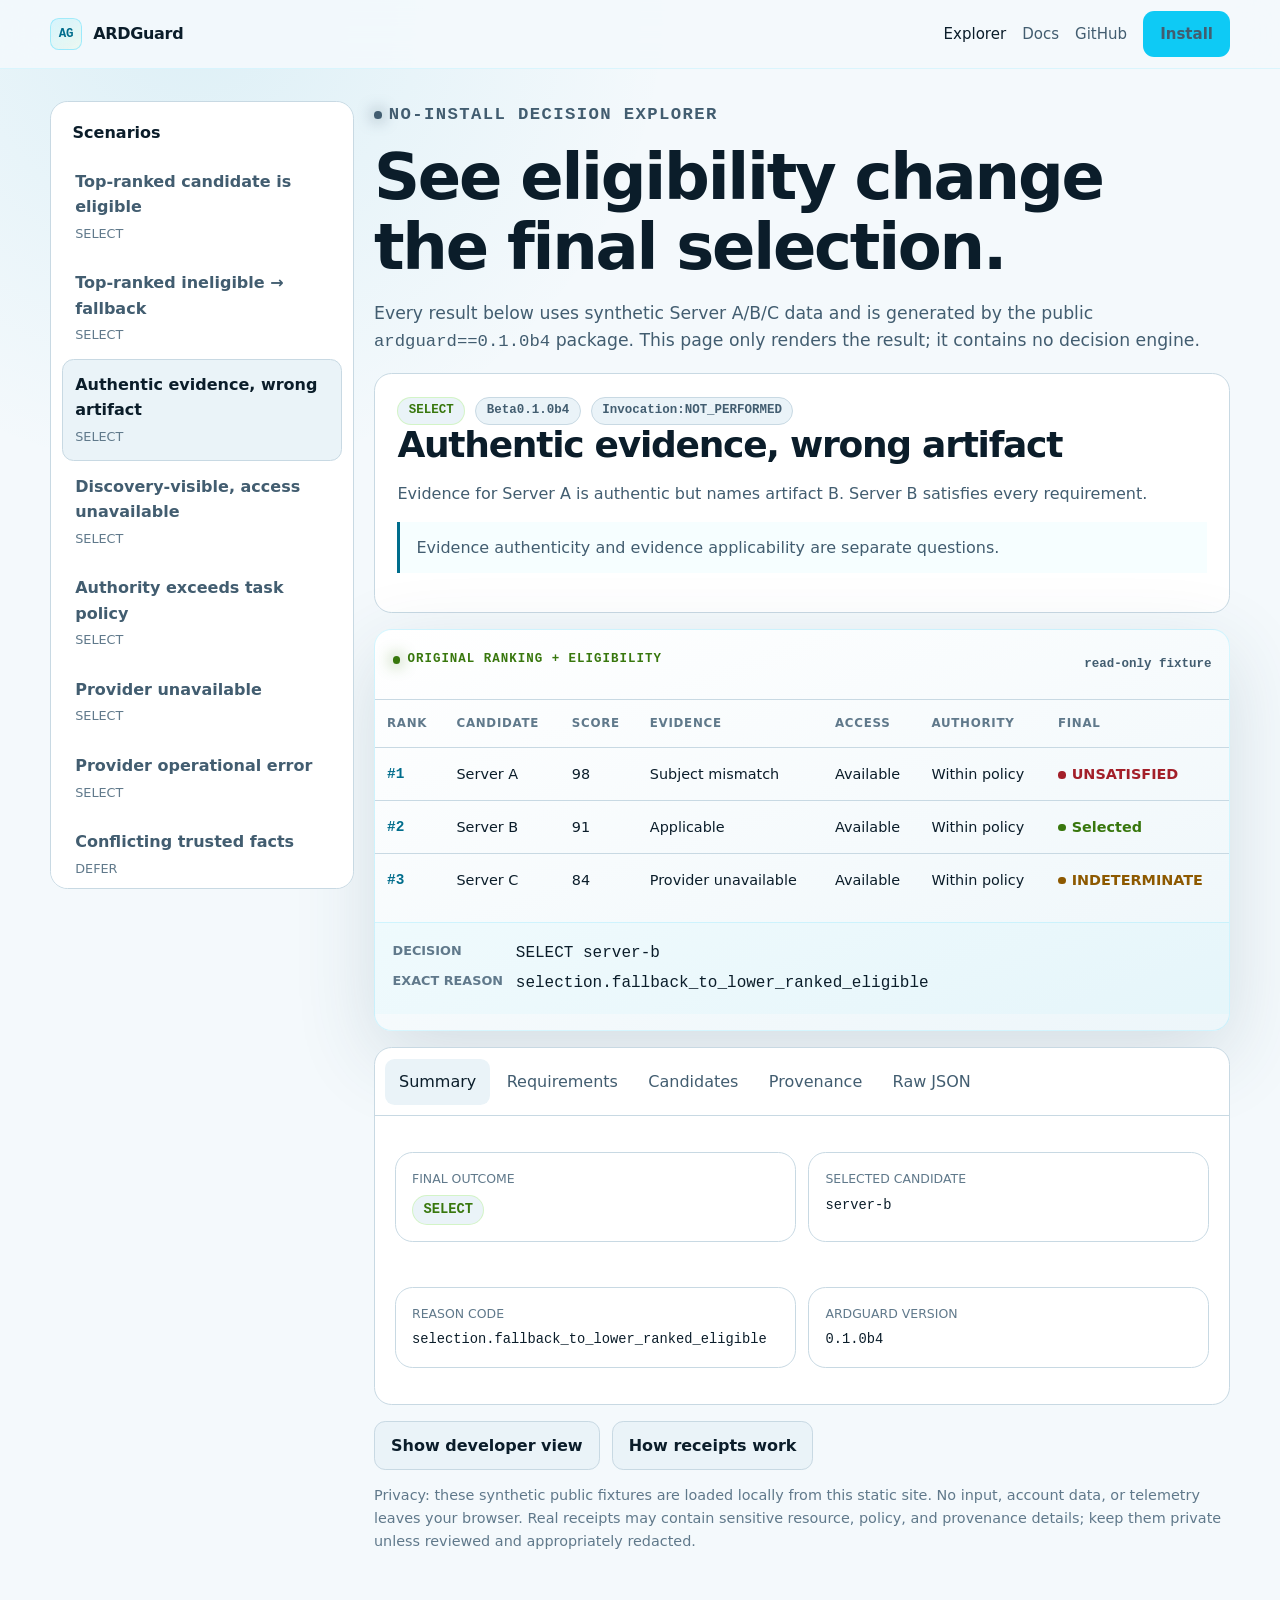
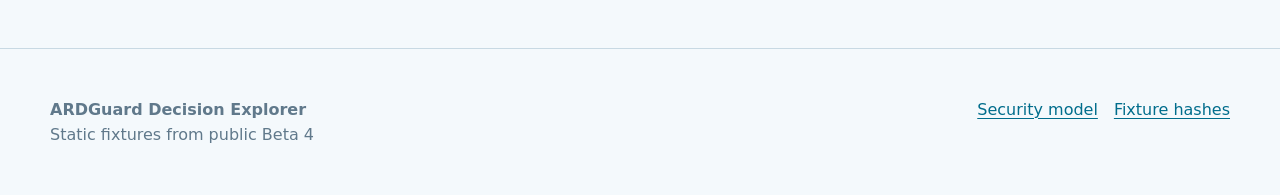
<file: site/explorer/index.html>
<!doctype html>
<html lang="en">
  <head>
    <meta charset="utf-8">
    <meta name="viewport" content="width=device-width, initial-scale=1">
    <meta name="description" content="Explore exact ARDGuard 0.1.0b4 decisions and DecisionReceipts without installing anything.">
    <meta name="theme-color" content="#071019">
    <meta http-equiv="Content-Security-Policy" content="default-src 'self'; script-src 'self'; style-src 'self'; img-src 'self' data:; connect-src 'self'; object-src 'none'; base-uri 'none'; form-action 'none'; upgrade-insecure-requests">
    <title>Decision Explorer | ARDGuard</title>
    <link rel="icon" href="../assets/favicon.svg" type="image/svg+xml">
    <link rel="stylesheet" href="../assets/styles.css">
    <script src="../assets/shared.js" defer></script>
    <script src="../assets/explorer.js" defer></script>
  </head>
  <body>
    <a class="skip-link" href="#main">Skip to decision</a>
    <header class="site-header">
      <div class="nav-wrap">
        <a class="brand" href="../" aria-label="ARDGuard home"><span class="brand-mark" aria-hidden="true">AG</span>ARDGuard</a>
        <nav class="nav-links" aria-label="Main navigation">
          <a href="./" aria-current="page">Explorer</a>
          <a href="../docs/">Docs</a>
          <a href="https://github.com/lokesh0186/ardguard">GitHub</a>
          <a class="nav-cta" href="../docs/#quick-start">Install</a>
        </nav>
      </div>
    </header>

    <main id="main" class="page-wrap explorer-layout">
      <aside class="scenario-nav" data-scenario-nav aria-label="Decision scenarios">
        <h2>Scenarios</h2>
      </aside>

      <div class="explorer-main" data-explorer-main>
        <header class="explorer-intro">
          <p class="eyebrow">No-install Decision Explorer</p>
          <h1>See eligibility change the final selection.</h1>
          <p>Every result below uses synthetic Server A/B/C data and is generated by the public <code>ardguard==0.1.0b4</code> package. This page only renders the result; it contains no decision engine.</p>
        </header>

        <section class="scenario-summary" aria-labelledby="scenario-title">
          <div class="outcome-row">
            <span data-outcome class="pill">Loading</span>
            <span class="pill">Beta <span data-version>0.1.0b4</span></span>
            <span class="pill">Invocation: <span data-invocation>NOT_PERFORMED</span></span>
          </div>
          <h2 id="scenario-title" data-scenario-title tabindex="-1">Loading scenario…</h2>
          <p data-scenario-summary></p>
          <p class="callout" data-scenario-lesson></p>
        </section>

        <section class="decision-panel" aria-labelledby="candidate-table-title">
          <div class="panel-header">
            <div><span class="eyebrow">Original ranking + eligibility</span><h2 id="candidate-table-title" class="visually-hidden">Candidate decision table</h2></div>
            <span class="panel-label">read-only fixture</span>
          </div>
          <div class="decision-table-wrap">
            <table class="decision-table">
              <caption class="visually-hidden">Ranked candidate facts and final eligibility result</caption>
              <thead><tr><th>Rank</th><th>Candidate</th><th>Score</th><th>Evidence</th><th>Access</th><th>Authority</th><th>Final</th></tr></thead>
              <tbody data-candidate-rows></tbody>
            </table>
          </div>
          <dl class="decision-result">
            <dt>Decision</dt><dd><span data-outcome-text>SELECT</span> <span data-selected></span></dd>
            <dt>Exact reason</dt><dd data-reason></dd>
          </dl>
        </section>

        <section class="viewer" aria-label="DecisionReceipt viewer">
          <div class="tabs" role="tablist" aria-label="Receipt views">
            <button class="tab-button" id="tab-summary" type="button" role="tab" aria-selected="true" aria-controls="panel-summary">Summary</button>
            <button class="tab-button" id="tab-requirements" type="button" role="tab" aria-selected="false" aria-controls="panel-requirements" tabindex="-1">Requirements</button>
            <button class="tab-button" id="tab-candidates" type="button" role="tab" aria-selected="false" aria-controls="panel-candidates" tabindex="-1">Candidates</button>
            <button class="tab-button" id="tab-provenance" type="button" role="tab" aria-selected="false" aria-controls="panel-provenance" tabindex="-1">Provenance</button>
            <button class="tab-button" id="tab-json" type="button" role="tab" aria-selected="false" aria-controls="panel-json" tabindex="-1">Raw JSON</button>
          </div>
          <div id="panel-summary" class="tab-panel" role="tabpanel" aria-labelledby="tab-summary">
            <div class="receipt-grid">
              <dl class="receipt-card"><dt>Final outcome</dt><dd data-outcome>Loading</dd></dl>
              <dl class="receipt-card"><dt>Selected candidate</dt><dd data-selected>Loading</dd></dl>
              <dl class="receipt-card"><dt>Reason code</dt><dd data-reason>Loading</dd></dl>
              <dl class="receipt-card"><dt>ARDGuard version</dt><dd data-version>0.1.0b4</dd></dl>
            </div>
          </div>
          <div id="panel-requirements" class="tab-panel" role="tabpanel" aria-labelledby="tab-requirements" hidden><div class="requirement-list" data-requirements></div></div>
          <div id="panel-candidates" class="tab-panel" role="tabpanel" aria-labelledby="tab-candidates" hidden><div class="receipt-grid" data-candidate-cards></div></div>
          <div id="panel-provenance" class="tab-panel" role="tabpanel" aria-labelledby="tab-provenance" hidden><div class="receipt-grid" data-provenance></div></div>
          <div id="panel-json" class="tab-panel" role="tabpanel" aria-labelledby="tab-json" hidden><pre class="code-block"><code data-raw-json></code></pre></div>
        </section>

        <div class="developer-controls">
          <button class="button-secondary" type="button" data-developer-toggle aria-expanded="false" aria-controls="developer-panel">Show developer view</button>
          <a class="button-secondary" href="../docs/#decision-receipts">How receipts work</a>
        </div>
        <section id="developer-panel" class="developer-panel" data-developer-panel hidden aria-label="Developer view">
          <h2>Input bundle</h2>
          <pre class="code-block"><code data-input-json></code></pre>
          <h2>Decision JSON</h2>
          <pre class="code-block"><code data-decision-json></code></pre>
        </section>

        <p class="microcopy">Privacy: these synthetic public fixtures are loaded locally from this static site. No input, account data, or telemetry leaves your browser. Real receipts may contain sensitive resource, policy, and provenance details; keep them private unless reviewed and appropriately redacted.</p>
      </div>
    </main>

    <footer class="site-footer"><div class="page-wrap footer-grid"><div><strong>ARDGuard Decision Explorer</strong><br>Static fixtures from public Beta 4</div><div class="footer-links"><a href="../docs/#security">Security model</a><a href="../fixtures/hashes.sha256">Fixture hashes</a></div></div></footer>
  </body>
</html>
</file>
<file: site/assets/styles.css>
:root {
  color-scheme: dark;
  --ink: #eef7ff;
  --muted: #9fb2c5;
  --subtle: #6f8499;
  --bg: #071019;
  --panel: #0c1824;
  --panel-2: #102131;
  --line: #20364a;
  --cyan: #52dcff;
  --cyan-strong: #0ecaf5;
  --action-bg: #52dcff;
  --lime: #a7f36b;
  --amber: #ffc766;
  --red: #ff8585;
  --violet: #b9a4ff;
  --shadow: 0 24px 80px rgb(0 0 0 / 28%);
  --radius: 1.1rem;
  --max: 1180px;
}

* {
  box-sizing: border-box;
}

html {
  scroll-behavior: smooth;
}

body {
  margin: 0;
  min-width: 320px;
  background:
    radial-gradient(circle at 15% 0%, rgb(14 202 245 / 9%), transparent 30rem),
    radial-gradient(circle at 95% 20%, rgb(167 243 107 / 6%), transparent 26rem),
    var(--bg);
  color: var(--ink);
  font-family: Inter, ui-sans-serif, system-ui, -apple-system, BlinkMacSystemFont, "Segoe UI", sans-serif;
  font-size: 1rem;
  line-height: 1.6;
}

a {
  color: var(--cyan);
  text-decoration-thickness: 0.08em;
  text-underline-offset: 0.18em;
}

a:hover {
  color: #a7efff;
}

button,
input,
select {
  font: inherit;
}

button,
select {
  cursor: pointer;
}

:focus-visible {
  outline: 3px solid var(--amber);
  outline-offset: 3px;
}

.skip-link {
  position: fixed;
  top: 0.75rem;
  left: 0.75rem;
  z-index: 100;
  transform: translateY(-160%);
  border-radius: 0.5rem;
  background: var(--amber);
  color: #101820;
  padding: 0.65rem 0.9rem;
  font-weight: 800;
}

.skip-link:focus {
  transform: translateY(0);
}

.site-header {
  position: sticky;
  top: 0;
  z-index: 20;
  border-bottom: 1px solid rgb(82 220 255 / 16%);
  background: rgb(7 16 25 / 90%);
  backdrop-filter: blur(18px);
}

.nav-wrap,
.page-wrap {
  width: min(calc(100% - 2rem), var(--max));
  margin-inline: auto;
}

.nav-wrap {
  min-height: 4.25rem;
  display: flex;
  align-items: center;
  justify-content: space-between;
  gap: 1rem;
}

.brand {
  display: inline-flex;
  align-items: center;
  gap: 0.7rem;
  color: var(--ink);
  font-weight: 850;
  letter-spacing: -0.02em;
  text-decoration: none;
}

.brand-mark {
  display: grid;
  place-items: center;
  width: 2rem;
  height: 2rem;
  border: 1px solid rgb(82 220 255 / 46%);
  border-radius: 0.55rem;
  background: linear-gradient(145deg, rgb(82 220 255 / 18%), rgb(167 243 107 / 8%));
  color: var(--cyan);
  font: 800 0.78rem/1 ui-monospace, SFMono-Regular, Consolas, monospace;
}

.nav-links {
  display: flex;
  align-items: center;
  gap: 1rem;
  font-size: 0.94rem;
}

.nav-links a {
  color: var(--muted);
  text-decoration: none;
}

.nav-links a:hover,
.nav-links a[aria-current="page"] {
  color: var(--ink);
}

.nav-cta,
.button-primary,
.button-secondary,
.copy-button {
  min-height: 2.6rem;
  border: 1px solid transparent;
  border-radius: 0.7rem;
  padding: 0.65rem 1rem;
  font-weight: 750;
  text-decoration: none;
}

.nav-cta,
.button-primary {
  background: var(--action-bg);
  color: #04202a;
}

.nav-cta:hover,
.button-primary:hover {
  background: #9becff;
  color: #04202a;
}

.button-secondary,
.copy-button {
  border-color: var(--line);
  background: var(--panel-2);
  color: var(--ink);
}

.button-row {
  display: flex;
  flex-wrap: wrap;
  gap: 0.75rem;
  align-items: center;
}

.hero {
  display: grid;
  grid-template-columns: minmax(0, 0.82fr) minmax(38rem, 1.18fr);
  gap: 2.25rem;
  padding: 4.25rem 0 3.25rem;
  align-items: center;
}

.eyebrow {
  display: inline-flex;
  align-items: center;
  gap: 0.45rem;
  margin: 0 0 1rem;
  color: var(--lime);
  font: 700 0.78rem/1.2 ui-monospace, SFMono-Regular, Consolas, monospace;
  letter-spacing: 0.08em;
  text-transform: uppercase;
}

.eyebrow::before {
  content: "";
  width: 0.48rem;
  height: 0.48rem;
  border-radius: 50%;
  background: currentColor;
  box-shadow: 0 0 1rem currentColor;
}

h1,
h2,
h3 {
  margin: 0;
  line-height: 1.1;
  letter-spacing: -0.035em;
}

h1 {
  max-width: 14ch;
  font-size: clamp(2.5rem, 6vw, 5.4rem);
}

h2 {
  font-size: clamp(2rem, 4vw, 3.25rem);
}

h3 {
  font-size: 1.25rem;
}

.hero-copy > p:not(.eyebrow) {
  max-width: 46rem;
  color: var(--muted);
  font-size: clamp(1.06rem, 1.6vw, 1.24rem);
}

.highlight {
  color: var(--cyan);
}

.microcopy {
  color: var(--subtle);
  font-size: 0.9rem;
}

.install-box,
.code-block {
  position: relative;
  overflow: auto;
  border: 1px solid var(--line);
  border-radius: 0.85rem;
  background: #050b11;
  color: #d9edf8;
  box-shadow: inset 0 1px rgb(255 255 255 / 4%);
}

.install-box {
  display: flex;
  align-items: center;
  justify-content: space-between;
  gap: 0.75rem;
  margin: 1.4rem 0;
  padding: 0.55rem 0.55rem 0.55rem 1rem;
}

code,
pre {
  font-family: ui-monospace, SFMono-Regular, Menlo, Monaco, Consolas, monospace;
}

.install-box code {
  font-size: 0.93rem;
}

.decision-panel {
  overflow: hidden;
  border: 1px solid rgb(82 220 255 / 23%);
  border-radius: var(--radius);
  background: linear-gradient(160deg, rgb(16 33 49 / 96%), rgb(8 19 29 / 96%));
  box-shadow: var(--shadow);
}

.panel-header {
  display: flex;
  align-items: center;
  justify-content: space-between;
  gap: 1rem;
  padding: 1rem 1.1rem;
  border-bottom: 1px solid var(--line);
}

.window-dots {
  display: inline-flex;
  gap: 0.35rem;
}

.window-dots span {
  width: 0.55rem;
  height: 0.55rem;
  border-radius: 50%;
  background: var(--line);
}

.panel-label {
  color: var(--muted);
  font: 650 0.78rem/1.2 ui-monospace, SFMono-Regular, Consolas, monospace;
}

.decision-table-wrap {
  overflow-x: auto;
}

.decision-table {
  width: 100%;
  border-collapse: collapse;
  font-size: 0.9rem;
}

.decision-table th,
.decision-table td {
  padding: 0.88rem 0.75rem;
  border-bottom: 1px solid var(--line);
  text-align: left;
  vertical-align: middle;
  white-space: nowrap;
}

.decision-table th {
  color: var(--subtle);
  font-size: 0.74rem;
  letter-spacing: 0.06em;
  text-transform: uppercase;
}

.decision-table tbody tr:last-child td {
  border-bottom: 0;
}

.rank {
  color: var(--cyan);
  font-family: ui-monospace, SFMono-Regular, Consolas, monospace;
  font-weight: 800;
}

.status {
  display: inline-flex;
  align-items: center;
  gap: 0.38rem;
  font-weight: 750;
}

.status::before {
  content: "";
  width: 0.48rem;
  height: 0.48rem;
  border-radius: 50%;
  background: currentColor;
}

.status-selected,
.status-satisfied {
  color: var(--lime);
}

.status-unsatisfied {
  color: var(--red);
}

.status-indeterminate,
.status-error {
  color: var(--amber);
}

.decision-result {
  display: grid;
  grid-template-columns: auto 1fr;
  gap: 0.3rem 0.8rem;
  padding: 1.1rem;
  border-top: 1px solid rgb(82 220 255 / 20%);
  background: rgb(82 220 255 / 5%);
}

.decision-result dt {
  color: var(--subtle);
  font-size: 0.8rem;
  font-weight: 700;
  text-transform: uppercase;
}

.decision-result dd {
  margin: 0;
  overflow-wrap: anywhere;
  font-family: ui-monospace, SFMono-Regular, Consolas, monospace;
}

.section {
  padding: 5rem 0;
}

.section-heading {
  max-width: 48rem;
  margin-bottom: 2rem;
}

.section-heading p {
  color: var(--muted);
  font-size: 1.08rem;
}

.flow-grid,
.card-grid,
.integration-grid {
  display: grid;
  gap: 1rem;
}

.flow-grid {
  grid-template-columns: repeat(5, minmax(0, 1fr));
}

.flow-step,
.info-card,
.integration-card,
.receipt-card,
.doc-section {
  border: 1px solid var(--line);
  border-radius: var(--radius);
  background: var(--panel);
}

.flow-step,
.info-card,
.integration-card {
  padding: 1.35rem;
}

.flow-step {
  position: relative;
}

.flow-step:not(:last-child)::after {
  content: "→";
  position: absolute;
  top: 50%;
  right: -0.82rem;
  z-index: 2;
  color: var(--cyan);
  font-weight: 900;
}

.step-number {
  display: block;
  margin-bottom: 1rem;
  color: var(--cyan);
  font: 800 0.82rem/1 ui-monospace, SFMono-Regular, Consolas, monospace;
}

.flow-step p,
.info-card p,
.integration-card p {
  color: var(--muted);
}

.card-grid {
  grid-template-columns: repeat(3, minmax(0, 1fr));
}

.integration-grid {
  grid-template-columns: repeat(5, minmax(0, 1fr));
}

.integration-card a {
  font-weight: 750;
}

.starter-code-card {
  grid-column: span 2;
}

.button-row-spaced {
  margin-top: 0.8rem;
}

.before-after {
  display: grid;
  grid-template-columns: 1fr auto 1fr;
  gap: 1rem;
  align-items: center;
}

.before-after .arrow {
  color: var(--cyan);
  font-size: 2rem;
}

.candidate-stack {
  display: grid;
  gap: 0.65rem;
  margin-top: 1rem;
}

.candidate-row {
  display: flex;
  justify-content: space-between;
  gap: 1rem;
  border: 1px solid var(--line);
  border-radius: 0.75rem;
  padding: 0.8rem 0.9rem;
  background: var(--panel-2);
}

.privacy-strip {
  display: flex;
  align-items: center;
  justify-content: space-between;
  gap: 1.5rem;
  border: 1px solid rgb(167 243 107 / 25%);
  border-radius: var(--radius);
  padding: 1.4rem;
  background: rgb(167 243 107 / 5%);
}

.privacy-strip p {
  margin: 0;
  color: var(--muted);
}

.site-footer {
  padding: 3rem 0;
  border-top: 1px solid var(--line);
  color: var(--subtle);
}

.footer-grid {
  display: flex;
  justify-content: space-between;
  gap: 2rem;
}

.footer-links {
  display: flex;
  flex-wrap: wrap;
  gap: 1rem;
}

/* Explorer */
.explorer-layout {
  display: grid;
  grid-template-columns: 19rem minmax(0, 1fr);
  gap: 1.25rem;
  padding: 2rem 0 5rem;
}

.scenario-nav {
  position: sticky;
  top: 5.5rem;
  align-self: start;
  max-height: calc(100vh - 7rem);
  overflow: auto;
  border: 1px solid var(--line);
  border-radius: var(--radius);
  padding: 0.7rem;
  background: var(--panel);
}

.scenario-nav h2 {
  padding: 0.7rem 0.65rem 0.85rem;
  font-size: 1rem;
  letter-spacing: normal;
}

.mobile-scenario-picker {
  display: none;
}

.scenario-button {
  width: 100%;
  border: 1px solid transparent;
  border-radius: 0.72rem;
  background: transparent;
  color: var(--muted);
  padding: 0.75rem;
  text-align: left;
}

.scenario-button:hover,
.scenario-button[aria-current="true"] {
  border-color: var(--line);
  background: var(--panel-2);
  color: var(--ink);
}

.scenario-button strong,
.scenario-button span {
  display: block;
}

.scenario-button span {
  margin-top: 0.25rem;
  color: var(--subtle);
  font-size: 0.8rem;
}

.explorer-main {
  min-width: 0;
}

.explorer-intro {
  margin-bottom: 1rem;
}

.explorer-intro h1 {
  max-width: 18ch;
  font-size: clamp(2.2rem, 5vw, 4.5rem);
}

.explorer-intro p {
  max-width: 55rem;
  color: var(--muted);
  font-size: 1.08rem;
}

.scenario-summary {
  margin-bottom: 1rem;
  padding: 1.4rem;
  border: 1px solid var(--line);
  border-radius: var(--radius);
  background: var(--panel);
}

.scenario-summary h2 {
  font-size: clamp(1.55rem, 3vw, 2.25rem);
}

.scenario-summary p {
  color: var(--muted);
}

.outcome-row {
  display: flex;
  flex-wrap: wrap;
  gap: 0.65rem;
  align-items: center;
}

.pill {
  display: inline-flex;
  border: 1px solid var(--line);
  border-radius: 999px;
  padding: 0.28rem 0.65rem;
  color: var(--muted);
  background: var(--panel-2);
  font: 700 0.78rem/1.4 ui-monospace, SFMono-Regular, Consolas, monospace;
}

.pill-select {
  border-color: rgb(167 243 107 / 35%);
  color: var(--lime);
}

.pill-defer,
.pill-error {
  border-color: rgb(255 199 102 / 35%);
  color: var(--amber);
}

.pill-abstain {
  border-color: rgb(255 133 133 / 35%);
  color: var(--red);
}

.viewer {
  margin-top: 1rem;
  border: 1px solid var(--line);
  border-radius: var(--radius);
  background: var(--panel);
  overflow: hidden;
}

.tabs {
  display: flex;
  gap: 0.2rem;
  overflow-x: auto;
  border-bottom: 1px solid var(--line);
  padding: 0.65rem;
}

.tab-button {
  border: 0;
  border-radius: 0.6rem;
  background: transparent;
  color: var(--muted);
  padding: 0.65rem 0.85rem;
  white-space: nowrap;
}

.tab-button[aria-selected="true"] {
  background: var(--panel-2);
  color: var(--ink);
}

.tab-panel {
  padding: 1.25rem;
}

.tab-panel[hidden] {
  display: none;
}

.receipt-grid {
  display: grid;
  grid-template-columns: repeat(2, minmax(0, 1fr));
  gap: 0.8rem;
}

.receipt-card {
  min-width: 0;
  padding: 1rem;
}

.receipt-card dt {
  color: var(--subtle);
  font-size: 0.78rem;
  text-transform: uppercase;
}

.receipt-card dd {
  margin: 0.35rem 0 0;
  overflow-wrap: anywhere;
  font-family: ui-monospace, SFMono-Regular, Consolas, monospace;
  font-size: 0.86rem;
}

.requirement-list {
  display: grid;
  gap: 0.75rem;
}

.requirement-row {
  display: grid;
  grid-template-columns: minmax(10rem, 1.1fr) 0.7fr minmax(12rem, 1.2fr);
  gap: 0.75rem;
  align-items: center;
  border: 1px solid var(--line);
  border-radius: 0.75rem;
  padding: 0.85rem;
}

.requirement-row code {
  overflow-wrap: anywhere;
  color: var(--violet);
  font-size: 0.82rem;
}

.code-block {
  max-height: 40rem;
  margin: 0;
  padding: 1rem;
  font-size: 0.8rem;
  line-height: 1.55;
  white-space: pre-wrap;
  overflow-wrap: anywhere;
}

.developer-controls {
  display: flex;
  flex-wrap: wrap;
  gap: 0.75rem;
  margin-top: 1rem;
}

.developer-panel[hidden] {
  display: none;
}

/* Docs */
.docs-layout {
  display: grid;
  grid-template-columns: 16rem minmax(0, 1fr);
  gap: 2rem;
  padding: 2rem 0 5rem;
}

.docs-sidebar {
  position: sticky;
  top: 5.5rem;
  align-self: start;
  max-height: calc(100vh - 7rem);
  overflow: auto;
}

.docs-sidebar nav {
  display: grid;
  gap: 0.25rem;
}

.docs-sidebar a {
  border-radius: 0.55rem;
  color: var(--muted);
  padding: 0.42rem 0.65rem;
  text-decoration: none;
}

.docs-sidebar a:hover {
  background: var(--panel);
  color: var(--ink);
}

.search-box {
  margin-bottom: 1rem;
}

.search-box label {
  display: block;
  margin-bottom: 0.45rem;
  color: var(--muted);
  font-size: 0.88rem;
  font-weight: 700;
}

.search-box input,
.snippet-select {
  width: 100%;
  min-height: 2.8rem;
  border: 1px solid var(--line);
  border-radius: 0.65rem;
  background: var(--panel);
  color: var(--ink);
  padding: 0.65rem 0.8rem;
}

.search-results {
  display: grid;
  gap: 0.55rem;
  margin: 0 0 1.5rem;
}

.search-results[hidden] {
  display: none;
}

.search-result {
  border: 1px solid var(--line);
  border-radius: 0.7rem;
  padding: 0.75rem;
  background: var(--panel);
}

.search-result a {
  font-weight: 800;
}

.search-result p {
  margin: 0.2rem 0 0;
  color: var(--muted);
  font-size: 0.9rem;
}

.docs-main {
  min-width: 0;
}

.docs-hero {
  padding: 1rem 0 2.5rem;
}

.docs-hero h1 {
  font-size: clamp(2.3rem, 5vw, 4.8rem);
}

.docs-hero p {
  max-width: 54rem;
  color: var(--muted);
  font-size: 1.12rem;
}

.doc-section {
  margin-bottom: 1rem;
  padding: 1.5rem;
  scroll-margin-top: 5.5rem;
}

.doc-section h2 {
  margin-bottom: 0.8rem;
  font-size: clamp(1.55rem, 3vw, 2.3rem);
}

.doc-section h3 {
  margin-top: 1.5rem;
}

.doc-section p,
.doc-section li {
  color: var(--muted);
}

.doc-section strong {
  color: var(--ink);
}

.doc-section table {
  width: 100%;
  border-collapse: collapse;
}

.doc-section th,
.doc-section td {
  border-bottom: 1px solid var(--line);
  padding: 0.7rem;
  text-align: left;
  vertical-align: top;
}

.callout {
  border-left: 3px solid var(--cyan);
  padding: 0.8rem 1rem;
  background: rgb(82 220 255 / 5%);
}

.callout-warning {
  border-color: var(--amber);
  background: rgb(255 199 102 / 5%);
}

.visually-hidden {
  position: absolute !important;
  width: 1px !important;
  height: 1px !important;
  padding: 0 !important;
  margin: -1px !important;
  overflow: hidden !important;
  clip: rect(0, 0, 0, 0) !important;
  white-space: nowrap !important;
  border: 0 !important;
}

@media (max-width: 980px) {
  .hero,
  .explorer-layout,
  .docs-layout {
    grid-template-columns: 1fr;
  }

  .hero {
    padding-top: 3rem;
  }

  .scenario-nav,
  .docs-sidebar {
    position: static;
    max-height: none;
  }

  .scenario-nav {
    display: flex;
    overflow-x: auto;
  }

  .scenario-nav h2 {
    min-width: 8rem;
  }

  .scenario-button {
    min-width: 14rem;
  }

  .flow-grid,
  .integration-grid {
    grid-template-columns: repeat(2, minmax(0, 1fr));
  }

  .flow-step:not(:last-child)::after {
    display: none;
  }
}

@media (max-width: 700px) {
  .nav-wrap,
  .page-wrap {
    width: min(calc(100% - 1.2rem), var(--max));
  }

  .nav-links a:not(.nav-cta) {
    display: none;
  }

  .scenario-nav {
    display: block;
    min-width: 0;
    max-width: 100%;
    overflow: visible;
  }

  .scenario-nav h2,
  .scenario-button {
    display: none;
  }

  .mobile-scenario-picker {
    display: grid;
    gap: 0.35rem;
    color: var(--muted);
    font-size: 0.85rem;
    font-weight: 750;
  }

  .hero {
    gap: 1.5rem;
    padding-top: 2.2rem;
  }

  h1 {
    font-size: clamp(2.35rem, 15vw, 4.2rem);
  }

  .card-grid,
  .flow-grid,
  .integration-grid,
  .receipt-grid,
  .before-after {
    grid-template-columns: 1fr;
  }

  .starter-code-card {
    grid-column: auto;
  }

  .before-after .arrow {
    transform: rotate(90deg);
    text-align: center;
  }

  .requirement-row {
    grid-template-columns: 1fr;
  }

  .footer-grid,
  .privacy-strip {
    flex-direction: column;
    align-items: flex-start;
  }

  .section {
    padding: 3.5rem 0;
  }
}

@media (prefers-reduced-motion: reduce) {
  *,
  *::before,
  *::after {
    scroll-behavior: auto !important;
    transition: none !important;
  }
}

@media (prefers-color-scheme: light) {
  :root {
    color-scheme: light;
    --ink: #0b1d2a;
    --muted: #425d70;
    --subtle: #60798b;
    --bg: #f4f9fc;
    --panel: #ffffff;
    --panel-2: #eaf3f8;
    --line: #c8d9e3;
    --cyan: #006d8c;
    --cyan-strong: #00627e;
    --action-bg: #0ecaf5;
    --lime: #38770d;
    --amber: #8d5900;
    --red: #a31f29;
    --violet: #5941a9;
    --shadow: 0 24px 80px rgb(44 78 98 / 16%);
  }

  body {
    background:
      radial-gradient(circle at 15% 0%, rgb(14 154 194 / 10%), transparent 30rem),
      var(--bg);
  }

  .site-header {
    background: rgb(244 249 252 / 92%);
  }

  .install-box,
  .code-block {
    background: #102131;
    color: #eef7ff;
  }

  .decision-panel {
    background: linear-gradient(160deg, #ffffff, #edf6fa);
  }
}
</file>
